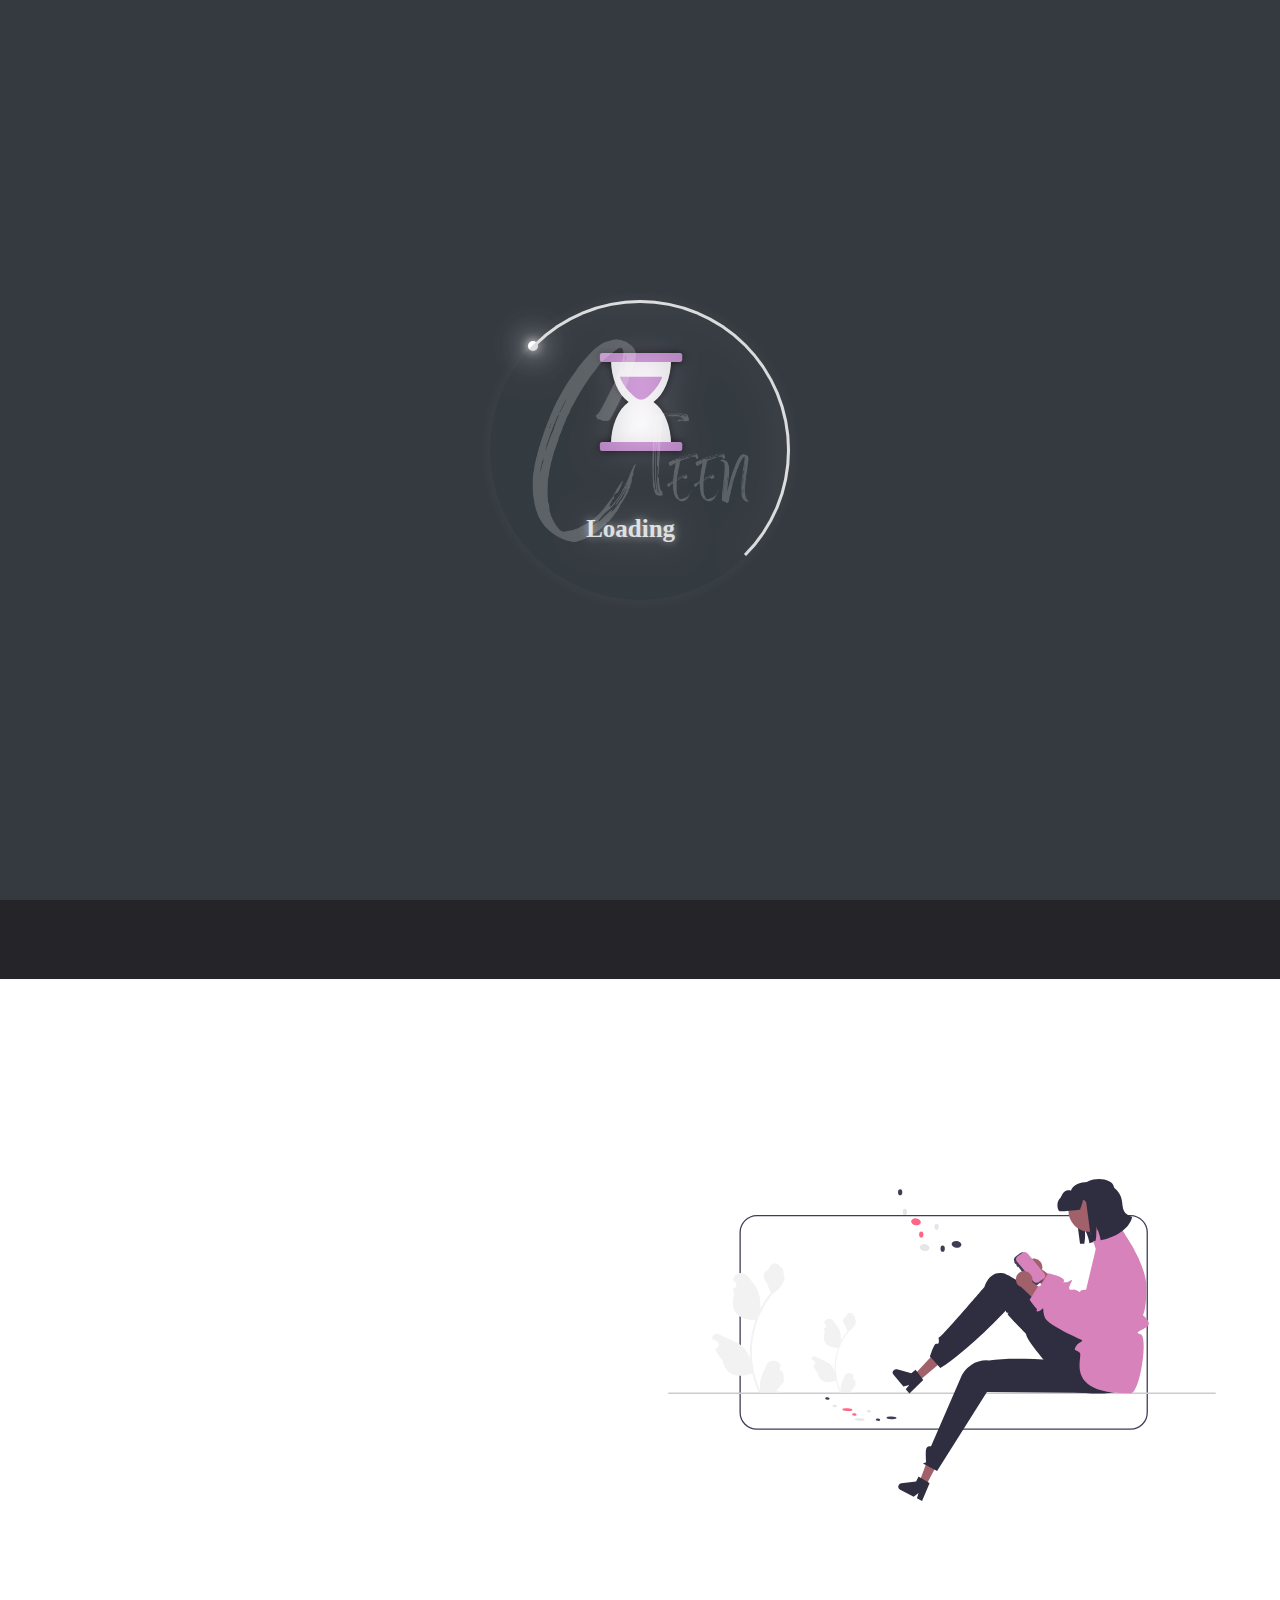
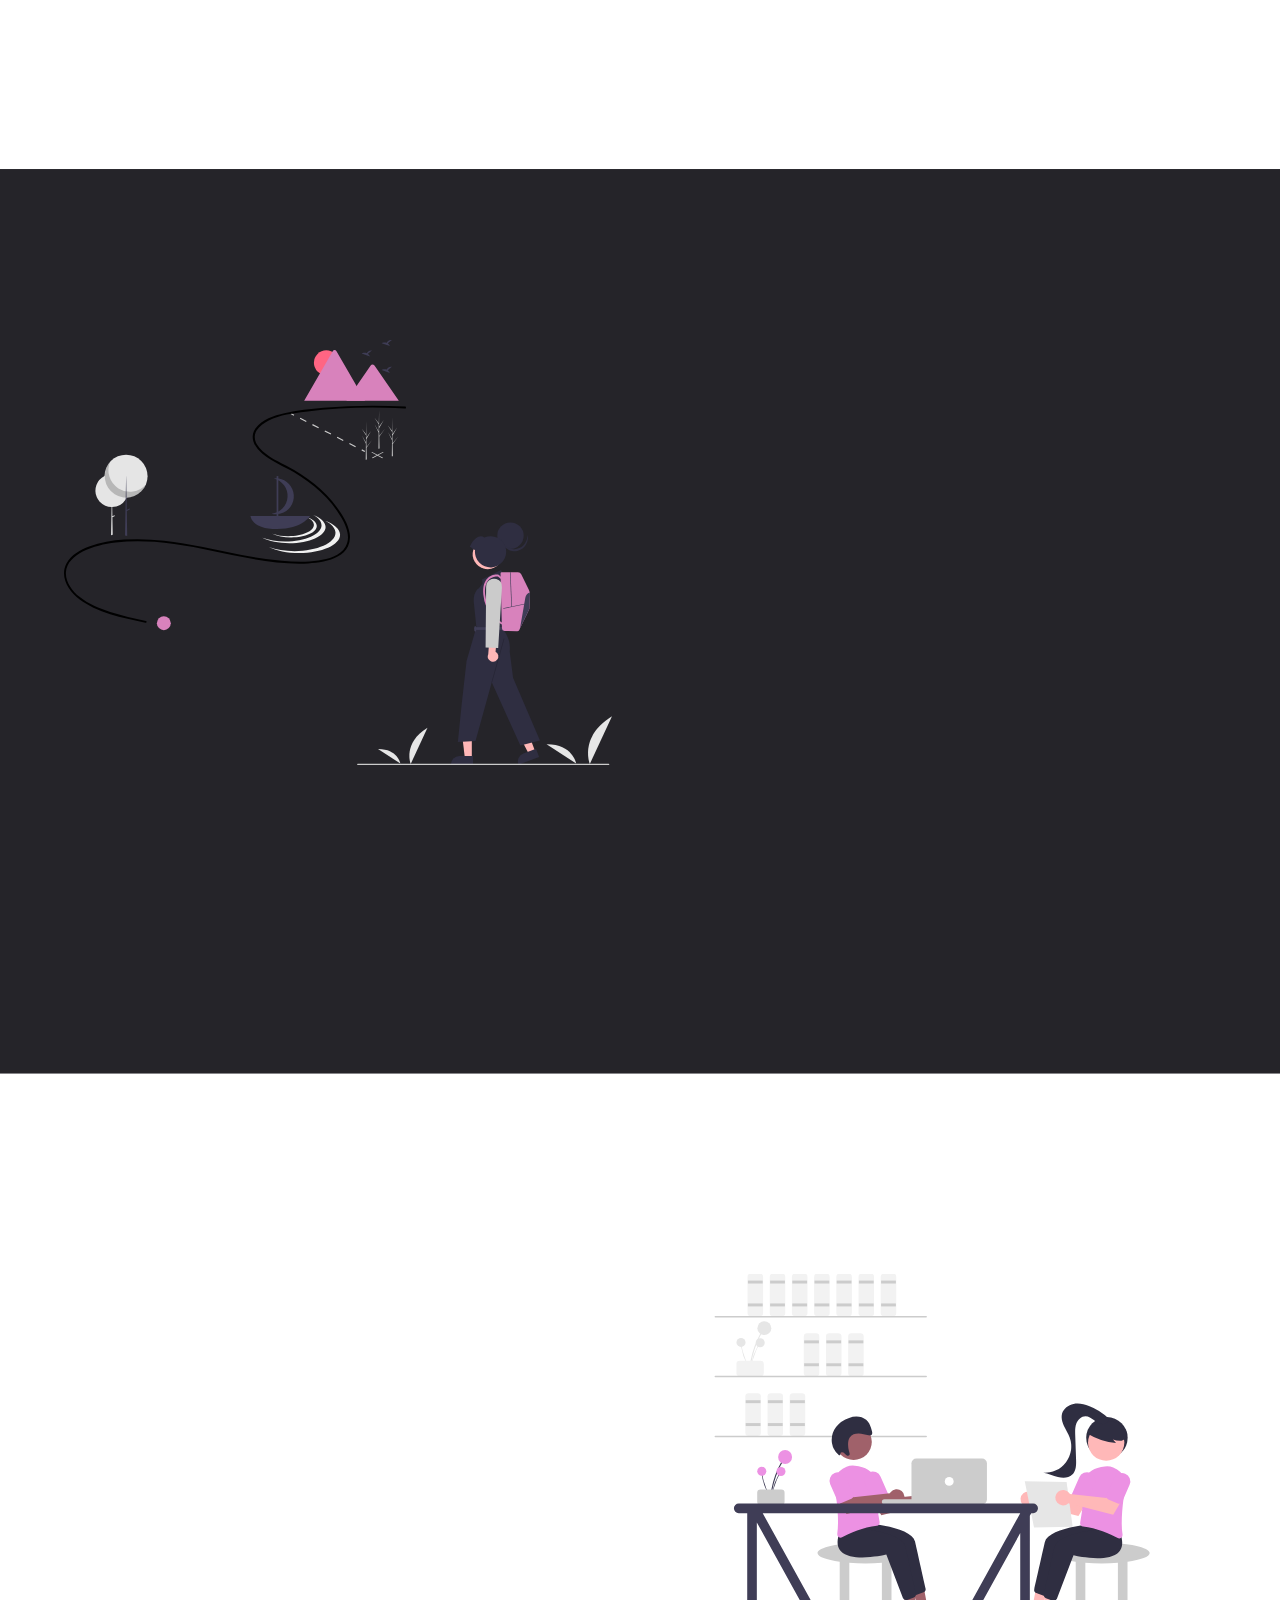
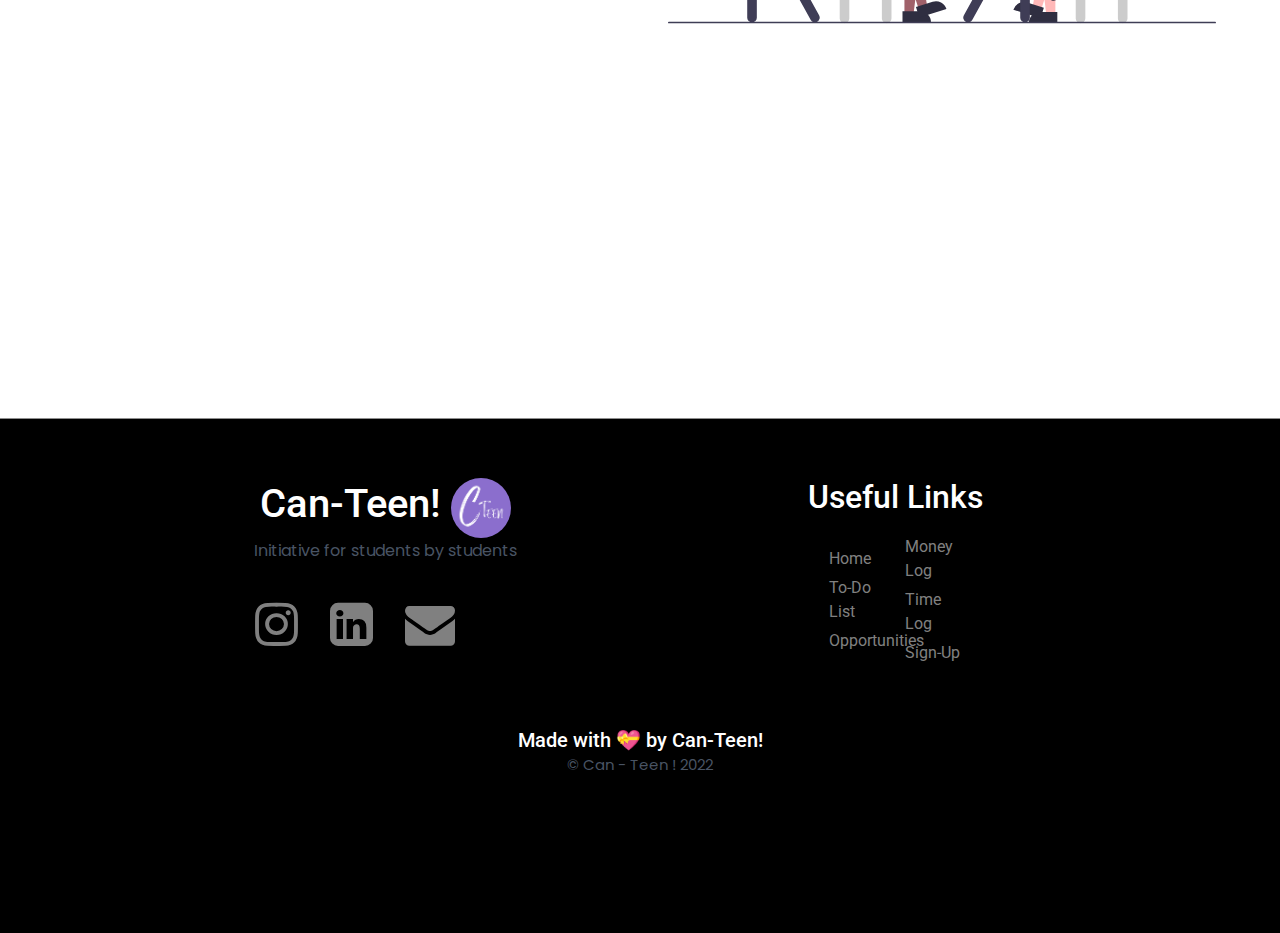
<file: index.html>
<!DOCTYPE html>
<html lang="en">
<head>
  <!-- <script src="https://firebasestorage.googleapis.com/v0/b/ideta-prod.appspot.com/o/bots%2F-Mxje2Tb3IF_7rAPG2oB%2Fscripts%2Fintegration-web.js?alt=media&token=54543eca-d96e-4ea7-b99d-2a4b92808031" type="text/javascript" async></script> -->
    <meta charset="UTF-8">
    <meta http-equiv="X-UA-Compatible" content="IE=edge">
    <meta name="viewport" content="width=device-width, initial-scale=0.8">
    <link href="styles.css" rel="stylesheet" type="text/css">
    <link href="https://unpkg.com/aos@2.3.1/dist/aos.css" rel="stylesheet">
    <script src="https://unpkg.com/aos@2.3.1/dist/aos.js"></script>
    <link rel="stylesheet" href="https://use.fontawesome.com/releases/v5.15.4/css/all.css" integrity="sha384-DyZ88mC6Up2uqS4h/KRgHuoeGwBcD4Ng9SiP4dIRy0EXTlnuz47vAwmeGwVChigm" crossorigin="anonymous"/>
    <link rel="stylesheet" href="https://cdnjs.cloudflare.com/ajax/libs/font-awesome/4.7.0/css/font-awesome.min.css">
    <link href="https://cdn.jsdelivr.net/npm/bootstrap@5.1.1/dist/css/bootstrap.min.css" rel="stylesheet" integrity="sha384-F3w7mX95PdgyTmZZMECAngseQB83DfGTowi0iMjiWaeVhAn4FJkqJByhZMI3AhiU" crossorigin="anonymous">
    <link rel="icon" href="./images/canteen_logo.png">
    <link rel="stylesheet" href="https://maxcdn.bootstrapcdn.com/bootstrap/4.0.0/css/bootstrap.min.css" integrity="sha384-Gn5384xqQ1aoWXA+058RXPxPg6fy4IWvTNh0E263XmFcJlSAwiGgFAW/dAiS6JXm" crossorigin="anonymous">
    <link href = "https://fonts.googleapis.com/icon?family=Material+Icons" rel = "stylesheet">
    <script src="https://code.jquery.com/jquery-3.2.1.slim.min.js" integrity="sha384-KJ3o2DKtIkvYIK3UENzmM7KCkRr/rE9/Qpg6aAZGJwFDMVNA/GpGFF93hXpG5KkN" crossorigin="anonymous"></script>
    <script src="https://cdnjs.cloudflare.com/ajax/libs/popper.js/1.12.9/umd/popper.min.js" integrity="sha384-ApNbgh9B+Y1QKtv3Rn7W3mgPxhU9K/ScQsAP7hUibX39j7fakFPskvXusvfa0b4Q" crossorigin="anonymous"></script>
    <script src="https://maxcdn.bootstrapcdn.com/bootstrap/4.0.0/js/bootstrap.min.js" integrity="sha384-JZR6Spejh4U02d8jOt6vLEHfe/JQGiRRSQQxSfFWpi1MquVdAyjUar5+76PVCmYl" crossorigin="anonymous"></script>
    <title>Can-Teen!</title>
    <link rel="stylesheet" href="preloader.css">
</head>
<body class="no_scroll_bar_visible">
    <div id="loader_fixed_container">
        <div class="loader_container">
            <!-- <img src="hack_club logo.png" width="300px" height="300px" alt=""> -->
            <!-- <img src="image.png" width="300px" height="300px" alt=""> -->
            <div class="web_logo">
              <div class="border_loader"></div>
              <img id="website_logo" src="images/canteen_logo_transparent.png" width="300px" height="300px" alt="" style=" position: absolute;
              opacity: .2;
              border-radius: 50%;
              box-shadow: 0px 0px 16px rgba(255, 255, 255, .3);
              backdrop-filter: blur(16px);
              z-index: 9999 !important;" >
    
            </div>
            <div class="area">
                <ul class="circles">
                  <li></li>
                  <li></li>
                  <li></li>
                  <li></li>
                  <li></li>
                  <li></li>
                  <li></li>
                  <li></li>
                  <li></li>
                  <li></li>
                </ul>
              </div>
            <div class="loader_content">
                <div id="hourglass_svg_loader">
                    <svg
                      id="Hourglass_svg"
                      width="93px"
                      height="98px"
                      viewBox="0 0 73 88"
                      version="1.1"
                      xmlns="http://www.w3.org/2000/svg"
                      xmlns:xlink="http://www.w3.org/1999/xlink"
                    >
                      <g id="hourglass">
                          <!-- fill="#ECF1F6" -->
                        <path
                          d="M63.8761664,86 C63.9491436,84.74063 64,83.4707791 64,82.1818182 C64,65.2090455 57.5148507,50.6237818 48.20041,44 C57.5148507,37.3762182 64,22.7909545 64,5.81818182 C64,4.52922091 63.9491436,3.25937 63.8761664,2 L10.1238336,2 C10.0508564,3.25937 10,4.52922091 10,5.81818182 C10,22.7909545 16.4851493,37.3762182 25.79959,44 C16.4851493,50.6237818 10,65.2090455 10,82.1818182 C10,83.4707791 10.0508564,84.74063 10.1238336,86 L63.8761664,86 Z"
                          id="glass"
                          fill="white"
                        ></path>
                        <rect
                          id="top-plate"
                          fill="#ce93d8"
                          x="0"
                          y="0"
                          width="74"
                          height="8"
                          rx="2"
                        ></rect>
                        <rect
                          id="bottom-plate"
                          fill="#ce93d8"
                          x="0"
                          y="80"
                          width="74"
                          height="8"
                          rx="2"
                        ></rect>
            
                        <g id="top-sand" transform="translate(18, 21)">
                          <clipPath id="top-clip-path" fill="white">
                            <rect x="0" y="0" width="38" height="21"></rect>
                          </clipPath>
            
                          <path
                            fill="#ce93d8"
                            clip-path="url(#top-clip-path)"
                            d="M38,0 C36.218769,7.51704545 24.818769,21 19,21 C13.418769,21 1.9,7.63636364 0,0 L38,0 Z"
                          ></path>
                        </g>
            
                        <g id="bottom-sand" transform="translate(18, 55)">
                          <clipPath id="bottom-clip-path" fill="white">
                            <rect x="0" y="0" width="38" height="21"></rect>
                          </clipPath>
            
                          <g clip-path="url(#bottom-clip-path)">
                            <path
                              fill="#ce93d8"
                              d="M0,21 L38,21 C36.1,13.3636364 24.581231,0 19,0 C13.181231,0 1.781231,13.4829545 0,21 Z"
                            ></path>
                          </g>
                        </g>
                      </g>
                    </svg>
                  </div>
                  <div class="loading_process">
                    Loading<span class="dots"
                      ><span class="dot1">.</span><span class="dot2">.</span
                      ><span class="dot3">.</span></span
                    >
                  </div>
            </div>
    
        </div>
    </div>
    <nav class="nav navbar navbar-expand-lg navbar-dark fixed-top">
        <div class="progress-container">
            <div class="progress-bar" id="myBar"></div>
        </div>
        <a class="header" href="index.html">
            <img id="logo" src="./images/canteen_logo.png">
            <div class="logo_header">
            <span style="color: #ab47bc;"> </span>
            <span style="color: #9f3ec5;">Can-Teen !</span>
            <!-- <span style="color: #eb3750;">/></span> -->
            </div>
        </a> 
        
        <button class="navbar-toggler" type="button" data-toggle="collapse" data-target="#navbarSupportedContent" aria-controls="navbarSupportedContent" aria-expanded="false" aria-label="Toggle navigation">
          <span class="navbar-toggler-icon"></span>
        </button>
        <div class="collapse navbar-collapse" id="navbarSupportedContent">
          <ul class="nav navbars navbar-nav ml-auto">
            <li><a href="index.html" class="active hover-line nav navbars">HOME</a></li><!-- NAVBAR HIGHLIGHT FOR CURRENT PAGE -->
            <li><a href="todo.html" class="hover-line nav navbars">TO-DO LIST</a></li>
            <li><a href="./MyTimeTable/timetable.html" class="hover-line nav navbars">TIME LOG</a></li>
            <li><a href="./budget-tracker-with-javascript/index.html"  class="hover-line nav navbars">MONEY LOG</a></li>
            <li><a href="opportunity.html"  class="hover-line nav navbars">OPPORTUNITIES</a></li>
           <li><a href="./Mummi/index.html" class="hover-line nav navbars">CHAT WITH MUMMY</a></li>
           
            <li><a href="contact.html"  class="hover-line nav navbars">SIGN-UP</a></li>
        </div>
      </nav>
    <div id="home_welcome" data-aos="zoom-out">
        <div id="banner_data">
            <h1 id="hackclub">Can-Teen!</h1><br>
            <h1 id ="hackclub-des">Initiative for students by students</h1>
        </div>
    </div>
    <div class="context">
       
    </div>


<div class="area" >
            <ul class="circles">
                    <li></li>
                    <li></li>
                    <li></li>
                    <li></li>
                    <li></li>
                    <li></li>
                    <li></li>
                    <li></li>
                    <li></li>
                    <li></li>
            </ul>
    </div >
    <div id="home_about" style="transform: translateY(10%);">
        <div class="content" data-aos="fade-right">
            <h1><b>About Can-Teen!</b></h1><br>
            <h3>Can-Teen! is an 'all in one' platform for students. It is an initiative for students by students. It is a platform that lets you explore, manage and evolve. 
               You are bound to feel a little lost as you start a new chapter in your life, after all, you can’t flutter without trembling. Can-Teen! will help you navigate through this new chapter with a little more ease. 
               
            </h3>
            
        </div>
        <div class="img-box">
            <img class="home_illus" src="images/about_canteenpink.svg">
        </div>
        
    </div>
    <div id="home_rait">
        <div class="img-box1">
            <img class="home_illus1" src="images/explore_canteen.svg">
        </div>
        <div class="content" data-aos="fade-left">
            <h1><b>Set Goals and Explore Opportunities</b></h1><br>
            <h3 style="text-align: justify;">Can-Teen! is here to help you stay on track! Use the <b>Set Goals</b> feature to write down your goals (P.S. it's better to write down short term goals) and achieve them. 
             Looking for a way to grow and flourish your skills? Head to the <b>Opportunities</b> tab. Finding the right opportunities will not only help you grow academically but also help you build your network. 
               
            </h3>
        </div>
    </div>
    <div id="home_vision" style="transform: translateY(10%);">
      <div class="content" data-aos="fade-right"> 
      <h1><b>Time and Money Log</b></h1><br>
          <h3> Can-teen! is here to make sure that you are able to keep track of your money and your time. We understand you want to dance the night away with your friends but setting some limits is important.             
            Use the <b>Time and Money Log</b> feature to keep track of your money and to know how you are spending your time.
             </h3>
             <br><br>
             <h2><span><i style="text-align: center; font-family:Lucida Handwriting ;">"Time is what we want most, but what we use worst."</i>
             </span> <br></h2>
             <br>
             <h5 style="text-align: left; font-family:Lucida Handwriting ;"><b>~ William Penn</b></h5>
      </div>
      <div class="img-box">
        <img class="home_illus" src="images/time_management4.svg">
    </div>
        </div><br>
    </div>
      <div id="navtbut" class="disappear">
      <a href = "#top">
        <button id = "buttontop">
        <i class = "material-icons">arrow_upward</i>  
        </button>
      </a>
            </div>
    <footer>
        <div class="footer">
            <div class="column1">
                <div class="footerHeading">
                    <div class="footerHeading1">
                        <h1>Can-Teen!</h1>
                        <div class="logo-img">
                            <img src="./images/canteen_logo.png">
                        </div>
                    </div>
                    <p>Initiative for students by students</p>
                </div>
                <div class="contactLink">
                    <div class="wrapper">
                        <ul>
                          
                          <a href="#" target="_blank"><li class="instagram"><i class="fa fa-instagram fa-2x" aria-hidden="true"></i></li></a>
                          <a href="#" target="_blank"><li class="linkedin"><i class="fa fa-linkedin-square fa-2x" aria-hidden="true"></i></li></a>
                          <a href="#"><li class="gmail" target="_blank"><i class="fa fa-envelope fa-2x" aria-hidden="true"></i></li></a>
                          <a href="#" target="_blank"><li class="discord"><i class="fab fa-discord fa-2x" aria-hidden="true"></i></li></a>
                        </ul>
                    </div>

                </div>

            </div>
            <div class="column2">
                <h2>Useful Links</h2>
                <div class="footerLinks">
                    <div class="g1">
                        <a href="./index.html">Home</a>
                        <a href="./todo.html">To-Do List</a>
                        <a href="./opportunity.html">Opportunities</a>
                    </div>
                    <div class="g2">
                        <a href="/budget-tracker-with-javascript/index.html">Money Log</a>
                        <a href="/MyTimeTable/timetable.html">Time Log</a>
                        <a href="./contact.html">Sign-Up</a>
                    </div>
                </div>

            </div>

        </div>
        <br><br><H5 style="margin: 0px;">Made with 💝 by Can-Teen!</H5>
        <p style="display: flex; justify-content: center; padding-bottom: 1%; font-size: 15px;">&#169 Can - Teen ! 2022</p>
    </footer>
</body>
<script src="preloader.js"></script>
<script>

    AOS.init({
      duration: 1200,
    })
    // When the user scrolls the page, execute myFunction 
    window.onscroll = function() {myFunction()};
    document.getElementById("myBar").style.background="#9f3ec5;";
    function myFunction() {
    var winScroll = document.body.scrollTop || document.documentElement.scrollTop;
    var height = document.documentElement.scrollHeight - document.documentElement.clientHeight;
    var scrolled = (winScroll / height) * 100;
    document.getElementById("myBar").style.width = scrolled + "%";
    }
    </script>
    <script>
      navtbut = document.getElementById("navtbut");

var navToTop = function () {
    var y = window.scrollY;
    if (y >= 220) {
        navtbut.className = "appear"
    } 
    else {
        navtbut.className = "disappear"
    }
};

window.addEventListener("scroll", navToTop);
    </script>

<!-- <script src="burger.js"></script> -->
</html>
</file>
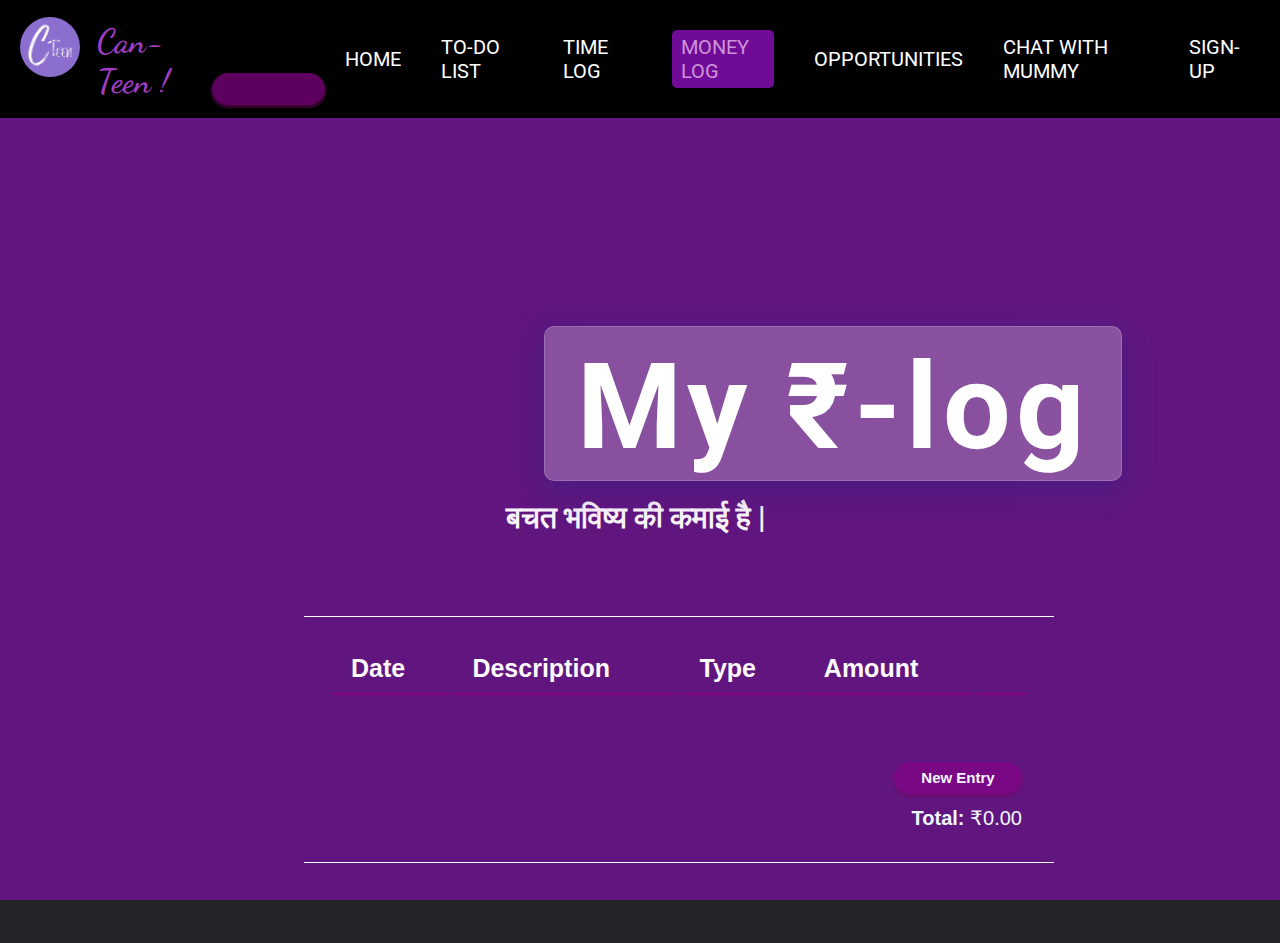
<file: budget-tracker-with-javascript/index.html>
<!DOCTYPE html>
<html lang="en">
<head>
    <meta charset="UTF-8">
    <meta http-equiv="X-UA-Compatible" content="IE=edge">
    <meta name="viewport" content="width=device-width, initial-scale=1.0">
    
    <link href="/styles.css" rel="stylesheet" type="text/css">
   
    <link href="https://unpkg.com/aos@2.3.1/dist/aos.css" rel="stylesheet">
    <script src="https://unpkg.com/aos@2.3.1/dist/aos.js"></script>
    <link rel="stylesheet" href="https://cdnjs.cloudflare.com/ajax/libs/font-awesome/4.7.0/css/font-awesome.min.css">
    <link href="https://cdn.jsdelivr.net/npm/bootstrap@5.1.1/dist/css/bootstrap.min.css" rel="stylesheet"
        integrity="sha384-F3w7mX95PdgyTmZZMECAngseQB83DfGTowi0iMjiWaeVhAn4FJkqJByhZMI3AhiU" crossorigin="anonymous">
    <link rel="icon" href="/images/canteen_logo.png">
    <script src="https://code.jquery.com/jquery-3.2.1.slim.min.js"
        integrity="sha384-KJ3o2DKtIkvYIK3UENzmM7KCkRr/rE9/Qpg6aAZGJwFDMVNA/GpGFF93hXpG5KkN"
        crossorigin="anonymous"></script>
    <script src="https://cdnjs.cloudflare.com/ajax/libs/popper.js/1.12.9/umd/popper.min.js"
        integrity="sha384-ApNbgh9B+Y1QKtv3Rn7W3mgPxhU9K/ScQsAP7hUibX39j7fakFPskvXusvfa0b4Q"
        crossorigin="anonymous"></script>
    <script src="https://maxcdn.bootstrapcdn.com/bootstrap/4.0.0/js/bootstrap.min.js"
        integrity="sha384-JZR6Spejh4U02d8jOt6vLEHfe/JQGiRRSQQxSfFWpi1MquVdAyjUar5+76PVCmYl"
        crossorigin="anonymous"></script>
    <title>Money Log</title>
    <link rel="stylesheet" href="css/main.css">
    <script
  src="https://code.jquery.com/jquery-3.3.1.js"
  integrity="sha256-2Kok7MbOyxpgUVvAk/HJ2jigOSYS2auK4Pfzbm7uH60="
  crossorigin="anonymous"></script>
 
    <script src="https://maxcdn.bootstrapcdn.com/bootstrap/4.0.0/js/bootstrap.min.js" integrity="sha384-JZR6Spejh4U02d8jOt6vLEHfe/JQGiRRSQQxSfFWpi1MquVdAyjUar5+76PVCmYl" crossorigin="anonymous"></script>
    <script type="module" src="js/main.js"></script>
</head>
<body id="moneyLog_body">
  
  <!-- <body class="scroll_bar_visible"> -->
    <nav class="nav navbar navbar-expand-lg navbar-dark fixed-top">
        <div class="progress-container">
            <div class="progress-bar" id="myBar"></div>
        </div>
        <a class="header" href="/index.html">
            <img id="logo" src="/images/canteen_logo.png">
            <div class="logo_header">
               
                        <span style="color: #9f3ec5;">Can-Teen</span>
                        <span style="color: #9f3ec5;">!</span>
            </div>
        </a>

        <button class="navbar-toggler" type="button" data-toggle="collapse" data-target="#navbarSupportedContent"
            aria-controls="navbarSupportedContent" aria-expanded="false" aria-label="Toggle navigation">
            <span class="navbar-toggler-icon"></span>
        </button>
        <div class="collapse navbar-collapse" id="navbarSupportedContent">
            <ul class="nav navbars navbar-nav ms-auto">
                <li><a href="/index.html" class="hover-line nav navbars">HOME</a></li>
                <li><a href="/todo.html" class="hover-line nav navbars">TO-DO LIST</a></li>
                <li><a href="/MyTimeTable/timetable.html" class="hover-line nav navbars">TIME LOG</a></li>
                <li><a href="./index.html" class="active hover-line nav navbars">MONEY LOG</a></li>
                <!-- NAVBAR HIGHLIGHT FOR CURRENT PAGE -->
                <li><a href="/opportunity.html" class="hover-line nav navbars">OPPORTUNITIES</a></li>
                <li><a href="/Mummi/index.html" class="hover-line nav navbars">CHAT WITH MUMMY</a></li>
                <li><a href="/contact.html" class="hover-line nav navbars">SIGN-UP</a></li>
        </div>
    </nav>
  
  <div class="area">
      <ul class="circles" style="background-color:#721397c9">
        <li></li>
        <li></li>
        <li></li>
        <li></li>
        <li></li>
        <li></li>
        <li></li>
        <li></li>
        <li></li>
        <li></li>
      </ul>
    </div>
    <div id="heading" >
    <div class="top"><h1 style="color: white;">My ₹-log</h1></div><br>
    <div class="quote"><h2> बचत भविष्य की कमाई है | </h2></div>
</div>
<div class="chart" style="margin-left:14rem ;">
</div>
<div id="app" style="margin-left:14rem ;"></div>
    <script  src="js/BudgetTracker.js"></script>
    <script src="js/main.js"></script>
    
</body>
</html>
</file>
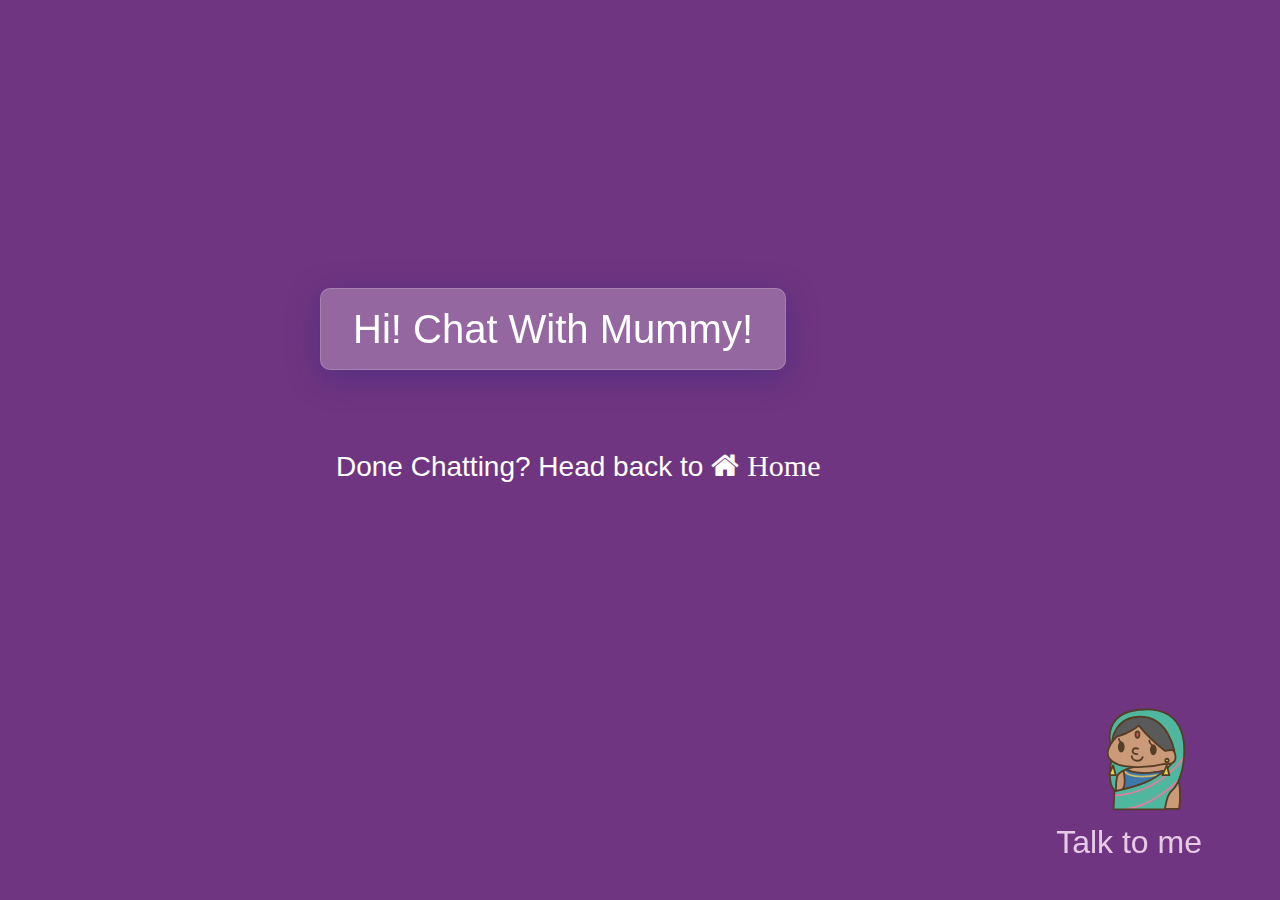
<file: Mummi/index.html>
<!DOCTYPE html>
<html lang="en">
<head>
<meta charset="utf-8">
<meta name="viewport" content="width=device-width, initial-scale=1.0">
<title>Chat With Mummy</title>
<link rel="stylesheet" href="https://cdnjs.cloudflare.com/ajax/libs/font-awesome/4.7.0/css/font-awesome.css">
<link rel="stylesheet" type="text/css" href="css/bootstrap.css">
<link rel="stylesheet" type="text/css" href="css/style_mum.css">
<link rel="stylesheet" type="text/css" href="css/responsive.css">

<!-- ChatBot -->
<link rel="stylesheet" type="text/css" href="css/jquery.convform.css">
<script type="text/javascript" src="js/jquery-3.1.1.min.js"></script>
<script type="text/javascript" src="js/jquery.convform.js"></script>
<script type="text/javascript" src="js/custom.js"></script>

</head>
<body>

	<div class="area">
		<ul class="circles">
		  <li></li>
		  <li></li>
		  <li></li>
		  <li></li>
		  <li></li>
		  <li></li>
		  <li></li>
		  <li></li>
		  <li></li>
		  <li></li>
		</ul>
	  </div>
	<div class="container">
		<h1>Hi! Chat With Mummy!</h1>
    </div>
	
	<h3>Done Chatting? Head back to <i id="home_icon" class="fa fa-home" area-hidden="true"><a style="text-decoration: none;" id="HomeIcon" href="/index.html"> Home</a></i></h3>
	<!-- <div class="home_icon">
		<i class="fa fa-home" area-hidden="true"><a style="text-decoration: none;" id="HomeIcon" href="/index.html"> Home</a></i>
	</div> -->
<!-- ChatBot -->
<div class="chat_icon">
	<!-- <i class="fa fa-comments" aria-hidden="true"></i> -->
	<img id="mumbot" src="./images/1550951173.svg"><br>
	<figcaption>Talk to me</figcaption>
</div>

<div class="chat_box">
	<div class="my-conv-form-wrapper">
		<form action="" method="GET" class="hidden">

	  <input type="text" name="name" data-conv-question="Hello! Please, Enter your name.">

	  <input type="text" data-conv-question="Hi {name}, <br> It's a pleasure to meet you." data-no-answer="true">

      <select data-conv-question="How are you feeling today?" name="category">
        <option value="not okay">Not okay😕</option>
        <option value="okay">Okay🙂</option>
		<option value="great">Great😁</option>
      </select>


	  <div data-conv-fork="category">
        <div data-conv-case="not okay">
	  	<select data-conv-question="You can do one of these. You'll feel good." name="category">
        	<option value="movie">Watch a movie.</option>
        	<option value="eat">Eat something.</option>
			<option value="talk">Talk to a friend.</option>
			<option value="not interested">Not interested</option>
      	</select>
	  <div data-conv-fork="category">
		<div data-conv-case="movie">
		<select data-conv-question="Here are some recommendations: <br> 1. Forrest Gump <br> 2. 3 Idiots <br> 3. Chupke Chupke <br> 4. Harry Potter <br> 5. Mr. Bean <br> Hope you feel better. Bye." name="category">
		</select>
	  <div data-conv-fork="category">
		<div data-conv-case="eat">
		<select data-conv-question="Here are some comforting foods: <br> 1. Maggie <br> 2. Chocolates <br> 3. Dosa <br> 4. Ice-cream <br> 5. Fruits <br> Hope you feel better. Bye." name="category">
		</select>
	  <div data-conv-fork="category">
		<div data-conv-case="talk">
		<select data-conv-question="Hope you'll feel better." name="category">
		</select>
	<div data-conv-fork="category">
		<div data-conv-case="not interested">
		<select data-conv-question="Take a refreshing nap. Bye." name="category">
		</select>


	<div data-conv-fork="category">
		<div data-conv-case="okay">
		<select data-conv-question="Good to hear that. Would you like to hear a joke?" name="category">
			<option value="yes">Yes</option>
			<option value="no">No</option>
		</select>
	<div data-conv-fork="category">
		<div data-conv-case="yes">
		<select data-conv-question="What do you call a crying sister? A cry-sis.<br>Like it?" name="category">
			<option value="ya">Yes</option>
			<option value="na">No</option>
		</select>
	<div data-conv-fork="category">
		<div data-conv-case="ya">
		<select data-conv-question="Ab jao, khana khao." name="category">
		</select>
	<div data-conv-fork="category">
		<div data-conv-case="na">
		<select data-conv-question="Koi na, so jao." name="category">
		</select>
	<div data-conv-fork="category">
		<div data-conv-case="no">
		<select data-conv-question="Thik hai khana kha lena🤦‍♀️" name="category">
		</select>


	<div data-conv-fork="category">
		<div data-conv-case="great">
		<select data-conv-question="Lovely to hear that. Khana kha liya tha?" name="category">
			<option value="haan">Haan</option>
			<option value="naa">Naa</option>
		</select>
	<div data-conv-fork="category">
		<div data-conv-case="haan">
		<select data-conv-question="Badhiya, khush raho hamesha!!" name="category">
		</select>
	<div data-conv-fork="category">
		<div data-conv-case="naa">
		<select data-conv-question="Jao fir khana khao." name="category">
		</select>
      </div>
  	</form>
	</div>
</div>
<!-- ChatBot end -->

<script type="text/javascript">
	portfolioList = document.querySelectorAll('.portfolio-box');
	portfolioList.forEach(function(portfolioPic) {
		portfolioPic.addEventListener('click',function(){
			bg = this.style.backgroundImage;
			document.getElementById('port_pop_pic_bg').classList.add("active")
			document.getElementById('port_pop_pic').style.backgroundImage = bg
			document.getElementById('port_pop_pic').classList.add("active")
		});	
	})
	document.getElementById('port_pop_pic_bg').addEventListener('click',function(){
			document.getElementById('port_pop_pic_bg').classList.remove("active")
			document.getElementById('port_pop_pic').classList.remove("active")
	})
</script>

</body>
</html>
</file>
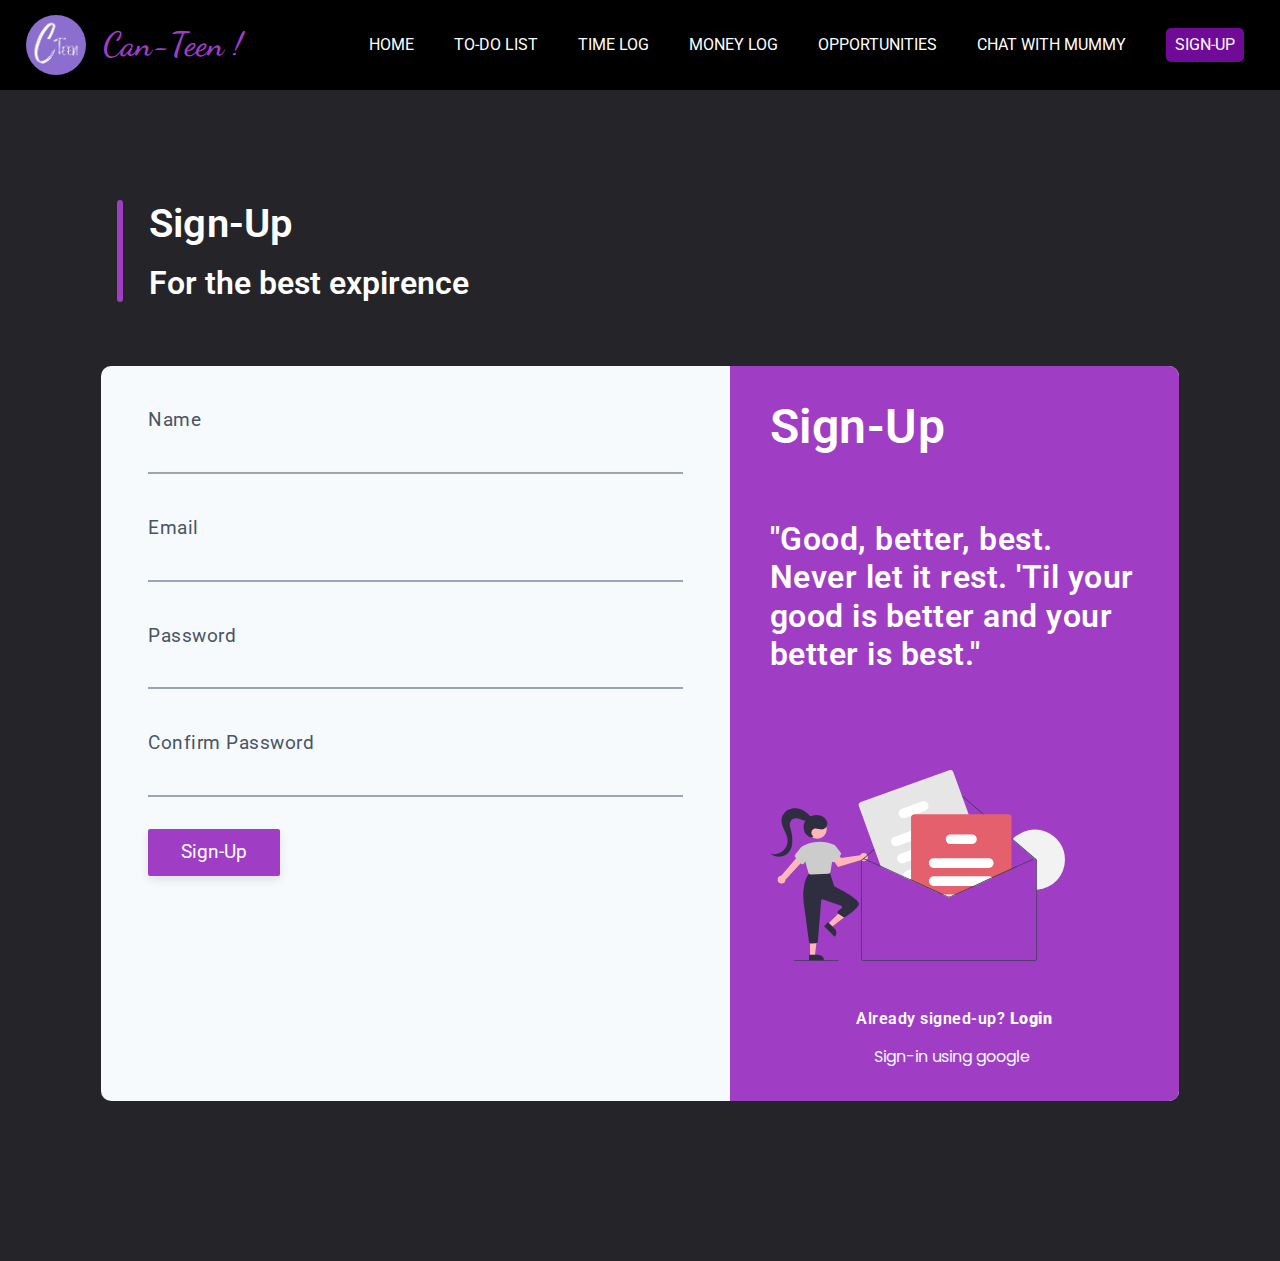
<file: contact.html>
<!DOCTYPE html>
<html lang="en">
<head>

    <meta charset="UTF-8">
    <meta http-equiv="X-UA-Compatible" content="IE=edge">
    <meta name="viewport" content="width=device-width, initial-scale=1.0">
    <link href="styles.css" rel="stylesheet" type="text/css">
    <link href="https://unpkg.com/aos@2.3.1/dist/aos.css" rel="stylesheet">
    <script src="https://unpkg.com/aos@2.3.1/dist/aos.js"></script>
    <link rel="stylesheet" href="https://cdnjs.cloudflare.com/ajax/libs/font-awesome/4.7.0/css/font-awesome.min.css">
    <link rel="stylesheet" href="https://cdn.jsdelivr.net/npm/boxicons@2.0.9/css/boxicons.min.css">
    <link href="https://cdn.jsdelivr.net/npm/bootstrap@5.1.1/dist/css/bootstrap.min.css" rel="stylesheet" integrity="sha384-F3w7mX95PdgyTmZZMECAngseQB83DfGTowi0iMjiWaeVhAn4FJkqJByhZMI3AhiU" crossorigin="anonymous">
    <link rel="stylesheet" href="https://maxcdn.bootstrapcdn.com/bootstrap/4.0.0/css/bootstrap.min.css" integrity="sha384-Gn5384xqQ1aoWXA+058RXPxPg6fy4IWvTNh0E263XmFcJlSAwiGgFAW/dAiS6JXm" crossorigin="anonymous">
    <link rel="icon" href="./images/canteen_logo.png">
    <script src="https://code.jquery.com/jquery-3.2.1.slim.min.js" integrity="sha384-KJ3o2DKtIkvYIK3UENzmM7KCkRr/rE9/Qpg6aAZGJwFDMVNA/GpGFF93hXpG5KkN" crossorigin="anonymous"></script>
    <script src="https://cdnjs.cloudflare.com/ajax/libs/popper.js/1.12.9/umd/popper.min.js" integrity="sha384-ApNbgh9B+Y1QKtv3Rn7W3mgPxhU9K/ScQsAP7hUibX39j7fakFPskvXusvfa0b4Q" crossorigin="anonymous"></script>
    <script src="https://maxcdn.bootstrapcdn.com/bootstrap/4.0.0/js/bootstrap.min.js" integrity="sha384-JZR6Spejh4U02d8jOt6vLEHfe/JQGiRRSQQxSfFWpi1MquVdAyjUar5+76PVCmYl" crossorigin="anonymous"></script>

   <script src="https://apis.google.com/js/platform.js" async defer></script>
    <meta name="google-signin-client_id" content="981999517785-5d2ihaqomi0ff8h1bri3e68qh6n5falj.apps.googleusercontent.com">
    <title>Sign-Up</title>
</head>
<body class="scroll_bar_visible">


        <button class="navbar-toggler" type="button" data-toggle="collapse" data-target="#navbarSupportedContent" aria-controls="navbarSupportedContent" aria-expanded="false" aria-label="Toggle navigation">
          <span class="navbar-toggler-icon"></span>
        </button>
        <div class="collapse navbar-collapse" id="navbarSupportedContent">
          <ul class="nav navbars navbar-nav ml-auto">
            <li><a href="index.html" class="hover-line nav navbars">HOME</a></li>
            <li><a href="todo.html" class="hover-line nav navbars">To-Do List</a></li>
            <li><a href="./MyTimeTable/timetable.html" class="hover-line nav navbars">TIME LOG</a></li>
            <li><a href="/budget-tracker-with-javascript/index.html"  class="hover-line nav navbars">MONEY LOG</a></li>
            <li><a href="opportunity.html"  class="hover-line nav navbars">OPPORTUNITIES</a></li>
            <li><a href="./Mummi/index.html" class="hover-line nav navbars">CHAT WITH MUMMI</a></li>
            <li><a href="contact.html"  class="active hover-line nav navbars">SIGN-UP</a></li><!-- NAVBAR HIGHLIGHT FOR CURRENT PAGE -->
        </div>
      </nav>
<!DOCTYPE html>
<html lang="en">
   <head>
      <meta charset="UTF-8">
      <meta http-equiv="X-UA-Compatible" content="IE=edge">
      <meta name="viewport" content="width=device-width, initial-scale=1.0">
      <link href="styles.css" rel="stylesheet" type="text/css">
      <link href="https://unpkg.com/aos@2.3.1/dist/aos.css" rel="stylesheet">
      <script src="https://unpkg.com/aos@2.3.1/dist/aos.js"></script>
      <link rel="stylesheet" href="https://cdnjs.cloudflare.com/ajax/libs/font-awesome/4.7.0/css/font-awesome.min.css">
      <link rel="stylesheet" href="https://cdn.jsdelivr.net/npm/boxicons@2.0.9/css/boxicons.min.css">
      <link href="https://cdn.jsdelivr.net/npm/bootstrap@5.1.1/dist/css/bootstrap.min.css" rel="stylesheet" integrity="sha384-F3w7mX95PdgyTmZZMECAngseQB83DfGTowi0iMjiWaeVhAn4FJkqJByhZMI3AhiU" crossorigin="anonymous">
      <link rel="stylesheet" href="https://maxcdn.bootstrapcdn.com/bootstrap/4.0.0/css/bootstrap.min.css" integrity="sha384-Gn5384xqQ1aoWXA+058RXPxPg6fy4IWvTNh0E263XmFcJlSAwiGgFAW/dAiS6JXm" crossorigin="anonymous">
      <link rel="icon" href="./images/canteen_logo.png">
      <script src="https://code.jquery.com/jquery-3.2.1.slim.min.js" integrity="sha384-KJ3o2DKtIkvYIK3UENzmM7KCkRr/rE9/Qpg6aAZGJwFDMVNA/GpGFF93hXpG5KkN" crossorigin="anonymous"></script>
      <script src="https://cdnjs.cloudflare.com/ajax/libs/popper.js/1.12.9/umd/popper.min.js" integrity="sha384-ApNbgh9B+Y1QKtv3Rn7W3mgPxhU9K/ScQsAP7hUibX39j7fakFPskvXusvfa0b4Q" crossorigin="anonymous"></script>
      <script src="https://maxcdn.bootstrapcdn.com/bootstrap/4.0.0/js/bootstrap.min.js" integrity="sha384-JZR6Spejh4U02d8jOt6vLEHfe/JQGiRRSQQxSfFWpi1MquVdAyjUar5+76PVCmYl" crossorigin="anonymous"></script>
      <title>Contact Us</title>
   </head>
   <body class="scroll_bar_visible">
      <nav class="nav navbar navbar-expand-lg navbar-dark fixed-top">
         <div class="progress-container">
            <div class="progress-bar" id="myBar"></div>
         </div>
         <a class="header" href="index.html">
            <img id="logo" src="./images/canteen_logo.png">
            <div class="logo_header">
               
               <span style="color: #9f3ec5;">Can-Teen</span>
               <span style="color: #9f3ec5;">!</span>
            </div>
         </a>
         <button class="navbar-toggler" type="button" data-toggle="collapse" data-target="#navbarSupportedContent" aria-controls="navbarSupportedContent" aria-expanded="false" aria-label="Toggle navigation">
         <span class="navbar-toggler-icon"></span>
         </button>
         <div class="collapse navbar-collapse" id="navbarSupportedContent">
            <ul class="nav navbars navbar-nav ml-auto">
               <li><a href="index.html" class="hover-line nav navbars">HOME</a></li>
               <li><a href="todo.html" class="hover-line nav navbars">TO-DO LIST</a></li>
               <li><a href="/MyTimeTable/timetable.html" class="hover-line nav navbars">TIME LOG</a></li>
               <li><a href="/budget-tracker-with-javascript/index.html"  class="hover-line nav navbars">MONEY LOG</a></li>
               <li><a href="opportunity.html"  class="hover-line nav navbars">OPPORTUNITIES</a></li>
               <li><a href="./Mummi/index.html" class="hover-line nav navbars">CHAT WITH MUMMY</a></li>
            <li><a href="contact.html"  class="active hover-line nav navbars">SIGN-UP</a></li>
            <!-- NAVBAR HIGHLIGHT FOR CURRENT PAGE -->
         </div>
      </nav>
      <section id="contact">
         <div class="container contact">
            <div class="contact_title">
               <h1>Sign-Up</h1>
               <h2>For the best expirence</h2>
            </div>
            <div class="contact_form row">
               <div class="col-md-7 form">
                  <form>
                     <div class="input-group">
                        <label for="name">Name</label>
                        <input type="text" name="Name" id="name" placeholder=" " required />
                     </div>
                     <div class="input-group">
                        <label for="email">Email</label>
                        <input type="text" name="Email" id="email" placeholder=" " required />
                     </div>
                     <div class="input-group">
                        <label for="password">Password</label>
                        <input type="password" name="Password" id="password" placeholder=" " pattern="(?=.*\d)(?=.*[a-z])(?=.*[A-Z]).{8,}" title="Must contain at least one number and one uppercase and lowercase letter, and at least 5 or more characters" required />
                     </div>
                     <div class="input-group">
                        <label for="confirm_password">Confirm Password</label>
                        <input type="password" name="Confirm Password" id="confirm_password" placeholder=" " pattern="(?=.*\d)(?=.*[a-z])(?=.*[A-Z]).{8,}" title="Must contain at least one number and one uppercase and lowercase letter, and at least 5 or more characters" required />
                     </div>
                     <button type="submit" class="btn btn-submit">Sign-Up</button>
                  </form>
               </div>
               <div class="col-md-5 follow">
                  <h3>Sign-Up</h3>
                  <h2>"Good, better, best. Never let it rest. 'Til your good is better and your better is best."</h2>
   
                  <img src="./images/newsletter.svg"/>
                  <h1>Already signed-up? <span><b>Login</b></span></h1>
                  <p style="margin-left:6.5rem; color:aliceblue">Sign-in using google</p>
                  <div class="g-signin2" data-onsuccess="onSignIn" style="margin-left:8rem"></div>
               </div>
            </div>
         </div>
      </section>
   </body>
   <script>
      function onSignIn(googleUser) {
         var profile = googleUser.getBasicProfile();
         console.log('ID: ' + profile.getId()); // Do not send to your backend! Use an ID token instead.
         console.log('Name: ' + profile.getName());
         console.log('Image URL: ' + profile.getImageUrl());
         console.log('Email: ' + profile.getEmail()); // This is null if the 'email' scope is not present.
      }
   </script>
</html>
</file>
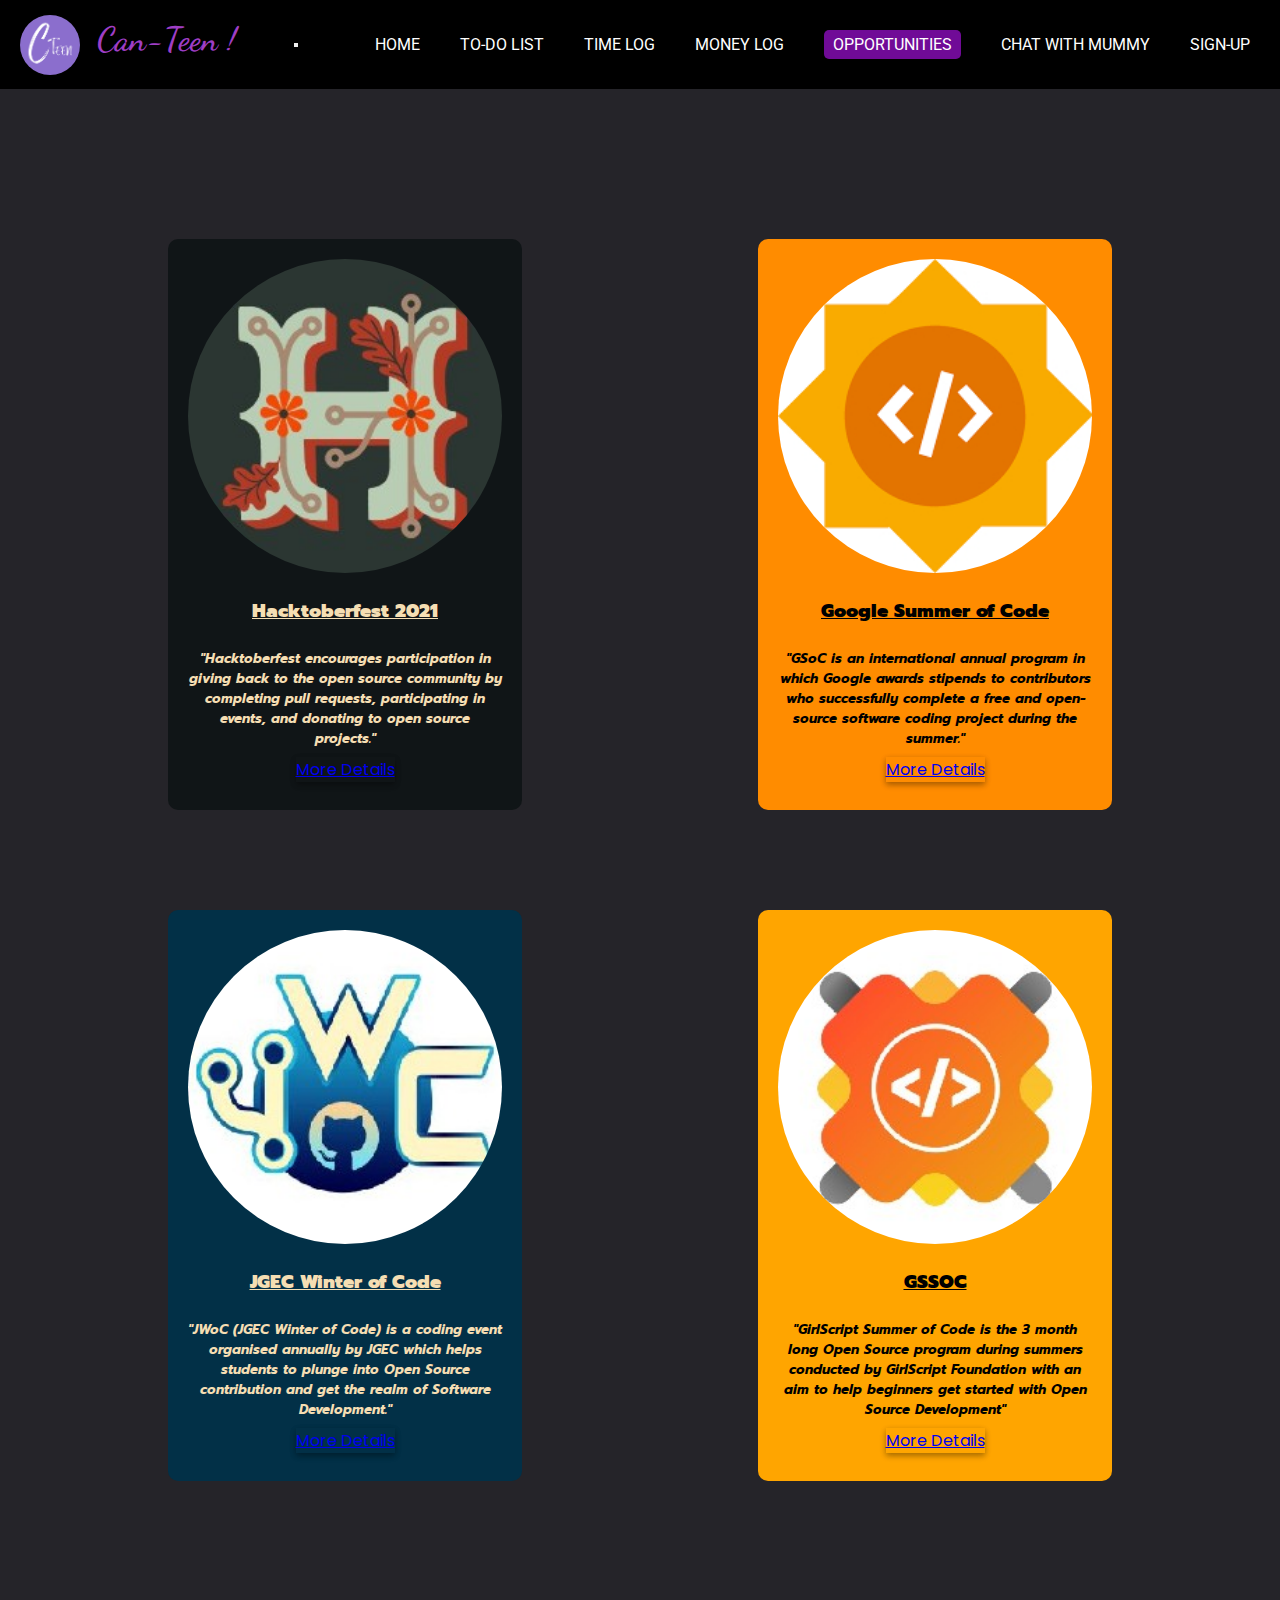
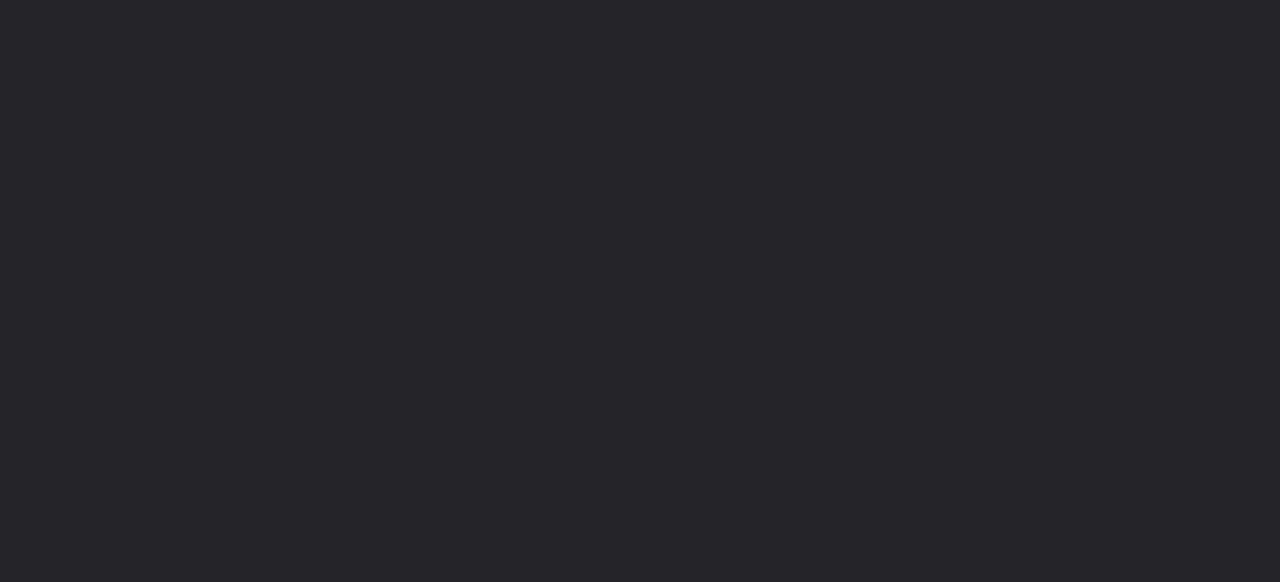
<file: opportunity.html>
<!DOCTYPE html>
<html lang="en">
<head>
    <meta charset="UTF-8">
    <meta http-equiv="X-UA-Compatible" content="IE=edge">
    <meta name="viewport" content="width=device-width, initial-scale=1.0">
    <link href="styles.css" rel="stylesheet" type="text/css">
    <link href="https://unpkg.com/aos@2.3.1/dist/aos.css" rel="stylesheet">
    <script src="https://unpkg.com/aos@2.3.1/dist/aos.js"></script>
    <link href="https://cdn.jsdelivr.net/npm/bootstrap@5.1.1/dist/css/bootstrap.min.css" rel="stylesheet" integrity="sha384-F3w7mX95PdgyTmZZMECAngseQB83DfGTowi0iMjiWaeVhAn4FJkqJByhZMI3AhiU" crossorigin="anonymous">
    <link rel="icon" href="./images/canteen_logo.png">
    <script src="https://code.jquery.com/jquery-3.2.1.slim.min.js" integrity="sha384-KJ3o2DKtIkvYIK3UENzmM7KCkRr/rE9/Qpg6aAZGJwFDMVNA/GpGFF93hXpG5KkN" crossorigin="anonymous"></script>
    <script src="https://cdnjs.cloudflare.com/ajax/libs/popper.js/1.12.9/umd/popper.min.js" integrity="sha384-ApNbgh9B+Y1QKtv3Rn7W3mgPxhU9K/ScQsAP7hUibX39j7fakFPskvXusvfa0b4Q" crossorigin="anonymous"></script>
    <script src="https://maxcdn.bootstrapcdn.com/bootstrap/4.0.0/js/bootstrap.min.js" integrity="sha384-JZR6Spejh4U02d8jOt6vLEHfe/JQGiRRSQQxSfFWpi1MquVdAyjUar5+76PVCmYl" crossorigin="anonymous"></script>
     
    <title>Opportunities</title>
</head>
<body class="scroll_bar_visible">

    <nav class="nav navbar navbar-expand-lg navbar-dark fixed-top">
        <div class="progress-container">
            <div class="progress-bar" id="myBar"></div>
        </div>
        <a class="header" href="index.html">
            <img id="logo" src="./images/canteen_logo.png">
            <div class="logo_header">
            
            <span style="color: #9f3ec5;">Can-Teen</span>
            <span style="color: #9f3ec5;">!</span>
            </div>
        </a> 
        
        <button class="navbar-toggler" type="button" data-toggle="collapse" data-target="#navbarSupportedContent" aria-controls="navbarSupportedContent" aria-expanded="false" aria-label="Toggle navigation">
          <span class="navbar-toggler-icon"></span>
        </button>
        <div class="collapse navbar-collapse" id="navbarSupportedContent">
          <ul class="nav navbars navbar-nav ms-auto">
            <li><a href="index.html" class="hover-line nav navbars">HOME</a></li>
            <li><a href="todo.html" class="hover-line nav navbars">TO-DO LIST</a></li>
            <li><a href="./MyTimeTable/timetable.html"  class="hover-line nav navbars">TIME LOG</a></li>
            <li><a href="./budget-tracker-with-javascript/index.html"  class="hover-line nav navbars">MONEY LOG</a></li>
            <li><a href="opportunity.html"  class="active hover-line nav navbars">OPPORTUNITIES</a></li><!-- NAVBAR HIGHLIGHT FOR CURRENT PAGE -->
            <li><a href="./Mummi/index.html" class="hover-line nav navbars">CHAT WITH MUMMY</a></li>
            <li><a href="contact.html"  class="hover-line nav navbars">SIGN-UP</a></li>
        </div>
      </nav>

    <!--Add some opportunities you know about-->
    <div class="opportunity">
        <div class="row">
            <div class="col-3" id="opp_card" data-aos="zoom-out-up" style="background-color: #101517;color: wheat;width: 60%;height: 40%;">
                <div style="display: flex;flex-direction: column;align-items: center;">
                <img src = "./images/opportunities images/hacktoberfest.jpg" class="myimg"/>
               <br>
                <h3><b><u>Hacktoberfest 2021</b></u></h3>
                <br>
                <h5><i>"Hacktoberfest encourages participation in giving back to the open source community by completing pull requests, participating in events, and donating to open source projects."</i></h5>
                <a href="https://hacktoberfest.digitalocean.com/" target="_blank_" class="btn btn-danger">More Details</a>
            </div>
            </div>
        </div>
        <div class="row">
            <div class="col-3" id="opp_card" data-aos="zoom-out-up" style="background-color: darkorange;width: 60%;height: 40%;">
                <div style="display: flex;flex-direction: column;align-items: center;">
                <img src = "./images/opportunities images/gsoc.jpg" class="myimg"/>
               <br>
               <h3><b><u>Google Summer of Code</b></u></h3>
                <br>
                <h5><i>"GSoC is an international annual program in which Google awards stipends to contributors who successfully complete a free and open-source software coding project during the summer." </i></h5>
                <a href="https://summerofcode.withgoogle.com" target="_blank_" class="btn btn-danger">More Details</a>
            </div>
            </div>
        </div>
    </div>
    <div class="opportunity">
        <div class="row">
            <div class="col-3" id="opp_card" data-aos="zoom-out-up" style="background-color: #023047;color: wheat;width: 60%;height: 40%;">
                <div style="display: flex;flex-direction: column;align-items: center;">
                <img src = "./images/opportunities images/jwoc.jpeg" class="myimg"/>
               <br>
               <h3><b><u>JGEC Winter of Code</b></u></h3>
                <br>
                <h5><i>"JWoC (JGEC Winter of Code) is a coding event organised annually by JGEC which helps students to plunge into Open Source contribution and get the realm of Software Development."</i></h5>
                <a href="https://jwoc.tech" target="_blank_" class="btn btn-danger">More Details</a>
            </div>
            </div>
        </div>
        <div class="row">
            <div class="col-3" id="opp_card" data-aos="zoom-out-up"style="background-color: orange;width: 60%;height: 40%;">
                <div style="display: flex;flex-direction: column;align-items: center;">
                <img src = "./images/opportunities images/gssoc.jpg" class="myimg"/>
               <br>
               <h3><b><u>GSSOC</b></u></h3>              
                 <br>
                <h5><i>"GirlScript Summer of Code is the 3 month long Open Source program during summers conducted by GirlScript Foundation with an aim to help beginners get started with Open Source Development" </i></h5>
                <a href="https://gssoc.girlscript.tech" target="_blank_" class="btn btn-danger">More Details</a>
            </div>
            </div>
        </div>
    </div>
    <div class="opportunity">
        <div class="row">
            <div class="col-3" id="opp_card" data-aos="zoom-out-up" style="background-color: orange;width: 60%;height: 40%;">
                <div style="display: flex;flex-direction: column;align-items: center;">
                <img src = "./images/opportunities images/gwoc.jpeg" class="myimg"/>
               <br>
               <h3><b><u>GWOC</b></u></h3>
                <br>
                <h5><i>"GirlScript Winter of Contributing is a three-month newly established initiative by GirlScript Foundation to be conducted during winters." </i></h5>
                <a href="https://gwoc.girlscript.tech" target="_blank_" class="btn btn-danger">More Details</a>
            </div>
            </div>
        </div>
        <div class="row">
            <div class="col-3" id="opp_card" data-aos="zoom-out-up"style="background-color:orangered ;width: 60%;height: 40%;">
                <div style="display: flex;flex-direction: column;align-items: center;">
                <img src = "./images/opportunities images/mlh.jpg" class="myimg"/>
               <br>
               <h3><b><u>MLH Fellowship</b></u></h3>
                <br>
                <h5><i>"The MLH Fellowship is a remote internship alternative . Spend 12 weeks building your skills by collaborating on real-world projects."</i></h5>
                <a href="https://fellowship.mlh.io" target="_blank_" class="btn btn-danger">More Details</a>
            </div>
            </div>
        </div>
    </div>

</body>
<script>
    AOS.init({
      duration: 1200,
    })
</script>
</html>
</file>
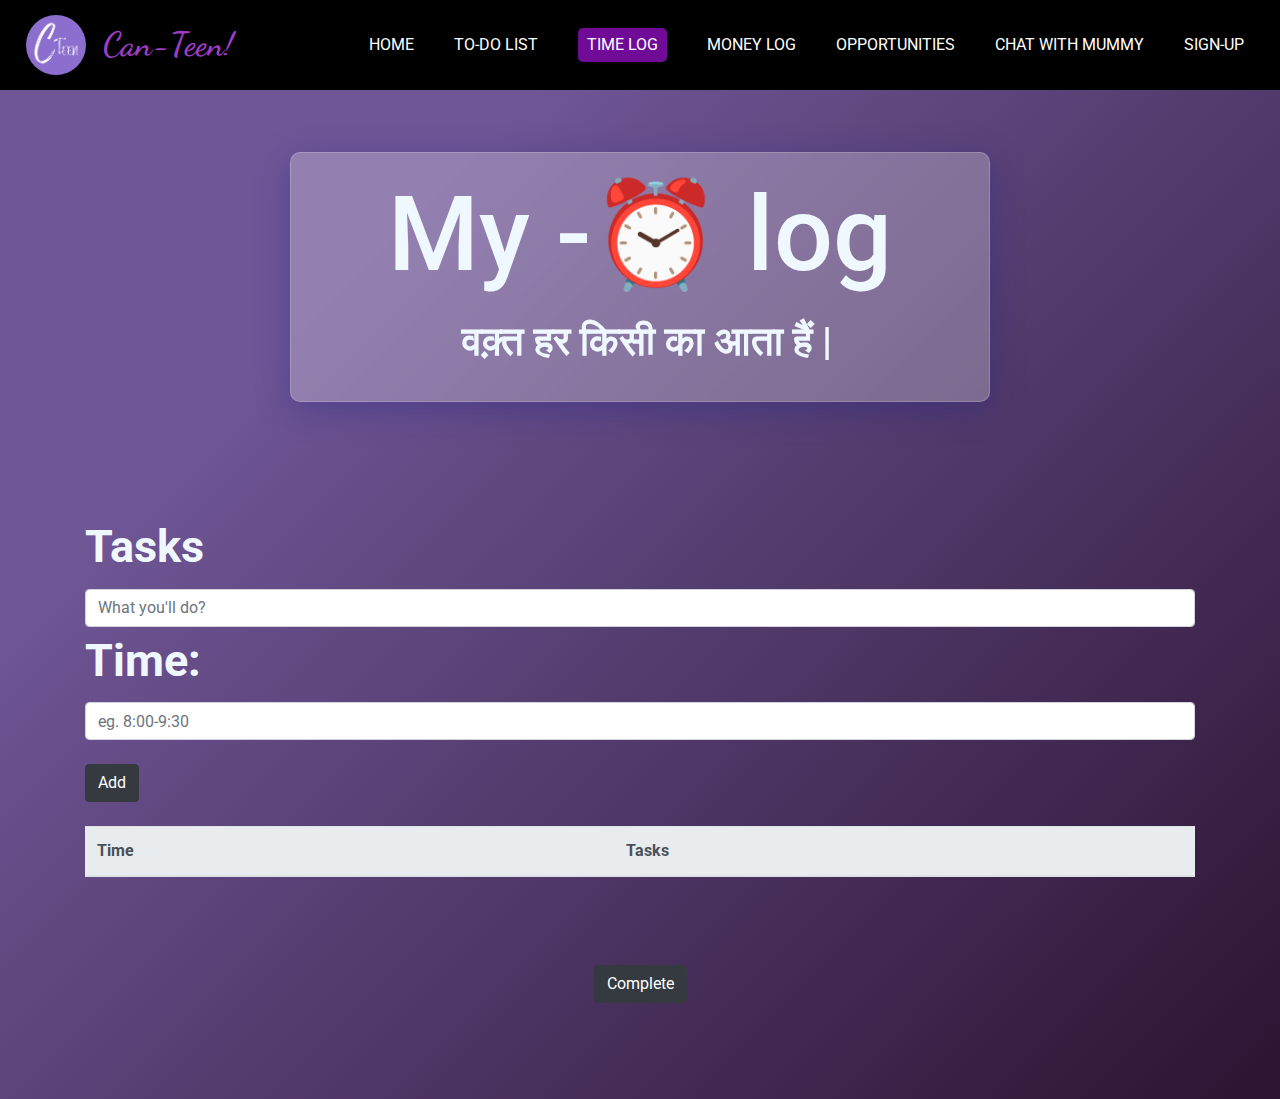
<file: MyTimeTable/timetable.html>
<!DOCTYPE html>
<html lang="en" dir="ltr">
  <head>

 
    <link href="/styles.css" rel="stylesheet" type="text/css">
    
    <link rel="stylesheet" href="https://cdn.jsdelivr.net/npm/boxicons@2.0.9/css/boxicons.min.css">
    <link href="https://cdn.jsdelivr.net/npm/bootstrap@5.1.1/dist/css/bootstrap.min.css" rel="stylesheet" integrity="sha384-F3w7mX95PdgyTmZZMECAngseQB83DfGTowi0iMjiWaeVhAn4FJkqJByhZMI3AhiU" crossorigin="anonymous">
    <link rel="stylesheet" href="https://maxcdn.bootstrapcdn.com/bootstrap/4.0.0/css/bootstrap.min.css" integrity="sha384-Gn5384xqQ1aoWXA+058RXPxPg6fy4IWvTNh0E263XmFcJlSAwiGgFAW/dAiS6JXm" crossorigin="anonymous">
    <link rel="icon" href="/images/canteen_logo.png">
    <script src="https://code.jquery.com/jquery-3.2.1.slim.min.js" integrity="sha384-KJ3o2DKtIkvYIK3UENzmM7KCkRr/rE9/Qpg6aAZGJwFDMVNA/GpGFF93hXpG5KkN" crossorigin="anonymous"></script> -->
    <script src="https://cdnjs.cloudflare.com/ajax/libs/popper.js/1.12.9/umd/popper.min.js" integrity="sha384-ApNbgh9B+Y1QKtv3Rn7W3mgPxhU9K/ScQsAP7hUibX39j7fakFPskvXusvfa0b4Q" crossorigin="anonymous"></script>
    <script src="https://maxcdn.bootstrapcdn.com/bootstrap/4.0.0/js/bootstrap.min.js" integrity="sha384-JZR6Spejh4U02d8jOt6vLEHfe/JQGiRRSQQxSfFWpi1MquVdAyjUar5+76PVCmYl" crossorigin="anonymous"></script>
    <meta charset="UTF-8">

    <meta charset="utf-8">
    <meta http-equiv="X-UA-Compatible" content="IE=edge">
    
    
    <link rel="stylesheet" href="https://stackpath.bootstrapcdn.com/bootstrap/4.4.1/css/bootstrap.min.css" integrity="sha384-Vkoo8x4CGsO3+Hhxv8T/Q5PaXtkKtu6ug5TOeNV6gBiFeWPGFN9MuhOf23Q9Ifjh" crossorigin="anonymous">
<link rel="stylesheet" href="main.css">

    <title>Time Table</title>
    <meta name="viewport" content="width=device-width, initial-scale=1">
  </head>
  <body style="background-color: #2b1331;
  background-image: linear-gradient(315deg, #2b1331 0%, #6f5696 74%);
      color: #af50d4;" >
    <body class="scroll_bar_visible">
   
      <nav class="nav navbar navbar-expand-lg navbar-dark fixed-top">
          <div class="progress-container">
              <div class="progress-bar" id="myBar"></div>
          </div>
          <a class="header" href="index.html">
              <img id="logo" src="/images/canteen_logo.png">
              <div class="logo_header">
              
              <span style="color: #9f3ec5;">Can-Teen!</span>
              
              </div>
          </a>
  
          <button class="navbar-toggler" type="button" data-toggle="collapse" data-target="#navbarSupportedContent" aria-controls="navbarSupportedContent" aria-expanded="false" aria-label="Toggle navigation">
            <span class="navbar-toggler-icon"></span>
          </button>
          <div class="collapse navbar-collapse" id="navbarSupportedContent">
            <ul class="nav navbars navbar-nav ml-auto">
              <li><a href="/index.html" class="hover-line nav navbars">HOME</a></li>
              <li><a href="/todo.html" class=" hover-line nav navbars">TO-DO LIST</a></li>
              <li><a href="./index.html" class=" active hover-line nav navbars">TIME LOG</a></li> <!-- NAVBAR HIGHLIGHT FOR CURRENT PAGE -->
              <li><a href="/budget-tracker-with-javascript/index.html"  class="hover-line nav navbars">MONEY LOG</a></li>
              <li><a href="/opportunity.html"  class="hover-line nav navbars">OPPORTUNITIES</a></li>
              <li><a href="./Mummi/index.html" class="hover-line nav navbars">CHAT WITH MUMMY</a></li>
              <li><a href="/contact.html"  class=" hover-line nav navbars">SIGN-UP</a></li>
          </div>
        </nav>
    
    <div id="heading" class="container">
      
      <div class="top"><h1>My -&#9200; log</h1></div>
  
        
      <div class="quote"><h2> वक़्त हर किसी का आता हैं | </h2></div>
    
   
  </div>
    <div class="container">
      <form >
        <label  class="Tasks" for="work">Tasks</label>
        <input type="text" id="work" class="form-control" name="work" value="" placeholder="What you'll do?">
        <label class="Time" for="time">Time:</label>
        <input type="text" id="time" class="form-control" name="time" value="" placeholder="eg. 8:00-9:30"> <br>
        <!-- <button type="button" id="done" class="btn btn-primary">Add</button> -->
        <button type="button" id="done" class="btn btn-dark">Add</button>
      </form>
<br>
          <table class="table">
  <thead class="thead-light" id="mytable">
    <tr>
      
      <th scope="col">Time</th>
      

      <th scope="col">Tasks</th>
     
    </tr>
  </thead>
 
</table>


    </div>
<br><br><br>
      <center><button type="button" id="complete" class="btn btn-dark">Complete</button><center><br><br><br><br>

      

    <script type="text/javascript" src="main.js">
    </script>
  </body>
</html>
</file>
<file: styles.css>
@import url("https://fonts.googleapis.com/css2?family=Roboto&display=swap");
@import url("https://fonts.googleapis.com/css2?family=Poppins:wght@300;400;500;600;700&display=swap");
@import url("https://fonts.googleapis.com/css2?family=Londrina+Outline&display=swap");
@import url("https://fonts.googleapis.com/css2?family=Dancing+Script:wght@500&display=swap");
@import url("https://fonts.googleapis.com/css2?family=Prompt:wght@300&display=swap");


:root {
  --plum: plum;
  --purple: #ab47bc;
  --grey: #252429;
}
*,
html {
  margin: 0;
  padding: 0;
  box-sizing: border-box;
  scroll-behavior: smooth;
}

* {
  margin: 0px;
  padding: 0px;
}

body {
  font-family: "Roboto", sans-serif !important;
  overflow-x: hidden;
  background-color: var(--grey) !important;
  font-family: "Exo", sans-serif;
}
.context {
  width: 100%;
  position: absolute;
  top: 50vh;
}

.context h1 {
  text-align: center;
  color: #fff;
  font-size: 50px;
}

.area {
  background: #4e54c8;
  background: -webkit-linear-gradient(to left, #8f94fb, #4e54c8);
  width: 100%;
  height: 0vh;
}

.circles {
  position: absolute;
  top: 0;
  left: 0;
  width: 100%;
  height: 100%;
  overflow: hidden;
}

.circles li {
  position: absolute;
  display: block;
  list-style: none;
  width: 20px;
  height: 20px;
  background: rgba(255, 255, 255, 0.2);
  animation: animate 25s linear infinite;
  animation-direction: reverse;
  bottom: -150px;
}

.circles li:nth-child(1) {
  left: 25%;
  width: 80px;
  height: 80px;
  animation-delay: 0s;
}

.circles li:nth-child(2) {
  left: 10%;
  width: 20px;
  height: 20px;
  animation-delay: 2s;
  animation-duration: 12s;
}

.circles li:nth-child(3) {
  left: 70%;
  width: 20px;
  height: 20px;
  animation-delay: 4s;
}

.circles li:nth-child(4) {
  left: 40%;
  width: 60px;
  height: 60px;
  animation-delay: 0s;
  animation-duration: 18s;
}

.circles li:nth-child(5) {
  left: 65%;
  width: 20px;
  height: 20px;
  animation-delay: 0s;
}

.circles li:nth-child(6) {
  left: 75%;
  width: 110px;
  height: 110px;
  animation-delay: 3s;
}

.circles li:nth-child(7) {
  left: 35%;
  width: 150px;
  height: 150px;
  animation-delay: 7s;
}

.circles li:nth-child(8) {
  left: 50%;
  width: 25px;
  height: 25px;
  animation-delay: 15s;
  animation-duration: 45s;
}

.circles li:nth-child(9) {
  left: 20%;
  width: 15px;
  height: 15px;
  animation-delay: 2s;
  animation-duration: 35s;
}

.circles li:nth-child(10) {
  left: 85%;
  width: 150px;
  height: 150px;
  animation-delay: 0s;
  animation-duration: 11s;
}

@keyframes animate {
  0% {
    transform: translateY(0) rotate(0deg);
    opacity: 1;
    border-radius: 0;
  }

  100% {
    transform: translateY(-1000px) rotate(720deg);
    opacity: 0;
    border-radius: 50%;
  }
}
nav {
  display: flex;
  background-color: black;
  justify-content: space-between;
  align-items: center;
  padding: 10px;
  position: sticky;
  top: 0;
  /* z-index: 999; */
}
.navbars {
  display: flex;
  justify-content: center;
}
.navbars li {
  list-style-type: none;
  padding: 20px;
  display: flex;
  justify-content: center;
  align-items: center;
}

.navbars li a {
  text-decoration: none;
  color: white;
}
.navbars li a:hover {
  /* color: #700B97; */
  transition: 500ms;
}
.hover-line::after {
  content: " ";
  display: block;
  width: 0%;
  height: 2px;
  background-color: #700B97;
  transition: width 0.3s;
  text-align: center;
}
.hover-line:hover::after {
  width: 100%;
  transition: width 0.3s;
}

.navbars .active {
  background-color: #700B97;
  color:white;
 padding:5px 9px 5px 9px;
 border-radius: 5px;
}

#logo {
  width: 60px;
  height: 60px;
  border-radius: 50%;
  transition: all 0.5s ease-in;
}

#logo:hover {
  filter: hue-rotate(180deg);
}
.header {
  display: flex;
  text-decoration: none !important;
}
.header {
  font-family: "Dancing Script", cursive;
  font-weight: 600;
  font-size: 2.1em;
  padding-left: 10px;
}
.logo_header {
  padding-left: 17px;
  padding-top: 4px;
}

footer {
  text-align: center;
  background-color: black;
  color: white;
  padding: 130px;
}
footer i {
  font-size: 50px !important;
  margin: 20px 10px 10px 10px;
}
footer a {
  color: gray;
}
#home_welcome {
  height: 100vh;
  color: white;
  text-align: center;
  padding: 20px;
  padding-top: 130px;
}
/*scrollbar changes*/
.no_scroll_bar_visible::-webkit-scrollbar {
  display: none;
}
.scroll_bar_visible::selection {
  background-color: grey;
}
.scroll_bar_visible::-webkit-scrollbar {
  width: 10px !important;
  background-color: darkslategrey;
}
.scroll_bar_visible::-webkit-scrollbar-thumb {
  background-color: #700B97;
}

/* Content changes of about section */
#home_about {
  height: 100%;
  background-color: white;
  text-align: justify;
  padding: 200px 5%;
  display: flex;
  justify-content: space-between;
}
h1 {
  color: #700B97;
}
.content {
  min-width: 49%;
  width: 49%;
}
.img-box {
  margin-left: 40px;
}
.home_illus {
  max-width: 100%;
}
.img-box1 {
  margin-right: 40px;
}
@media (max-width: 768px) {
  .img-box {
    margin-left: 0;
  }
  .img-box1 {
    margin-right: 0;
  }
}
.home_illus1 {
  max-width: 100%;
}
@media (min-width: 490px) {
  .navbars {
    justify-content: center;
  }
  #hackclub {
    font-size: 10em;
    color: #700B97;
    font-family: "Londrina Outline", cursive;
    font-weight: bold;
  }
}
#home_rait {
  height: 100%;
  padding: 250px 5% 200px 5%;
  color: white;
  display: flex;
  justify-content: space-between;
}
#home_vision {
  height: 100%;
  text-align: justify;
 
  padding: 200px 5%;
  background-color: white;

  display: flex;
  justify-content: space-between;
}
#banner_data {
  position: relative;
  top: 50%;
  left: 50%;
  transform: translate(-50%, -50%);
}

.wrapper ul {
  list-style: none;
}

.wrapper ul li {
  width: 55px;
  height: 55px;
  line-height: 55px;
  margin: 0 10px !important;
  text-align: center;
  cursor: pointer;
  float: left;
  transition: all 0.5s ease;
}

.wrapper ul li .fa {
  margin-top: 20px;
  transition: all 0.5s ease;
}

/*github*/
.wrapper ul li:hover.github {
  transition: all 0.5s ease;
}

.wrapper ul li:hover .fa-github {
  color: #62eb62;
  text-shadow: 0 0 15px #62eb62;
  transition: all 0.5s ease;
}

/* instagram */
.wrapper ul li:hover.instagram {
  transition: all 0.5s ease;
}

.wrapper ul li:hover .fa-instagram {
  color: #bc2a8d;
  text-shadow: 0 0 15px #bc2a8d;
  transition: all 0.5s ease;
}

/* linkedin */
.wrapper ul li:hover.linkedin-square {
  transition: all 0.5s ease;
}

.wrapper ul li:hover .fa-linkedin-square {
  color: #00aced;
  text-shadow: 0 0 15px #00aced;
  transition: all 0.5s ease;
}
/* gmail */
.wrapper ul li:hover.envelope {
  transition: all 0.5s ease;
}

.wrapper ul li:hover .fa-envelope {
  color: orange;
  text-shadow: 0 0 15px orangered;
  transition: all 0.5s ease;
}

/*discord*/
.wrapper ul li:hover .discord {
  transition: all 0.5s ease;
}
.wrapper ul li:hover .fa-discord {
  color: #0056b3;
  text-shadow: 0 0 15px #0056b3;
  transition: all 0.5s ease;
}

.wrapper {
  display: flex;
  align-items: center;
  justify-content: center;
}
@media screen and (max-device-width: 550px) {
  .wrapper ul li .fa,
  .wrapper ul li .fab {
    font-size: 30px !important;
  }
  .wrapper ul li {
    margin-left: 4px;
    margin-right: 4px;
  }
}
@media (max-width: 890px) {
  #hackclub {
    font-size: 8em;
  }
  #hackclub_welcome {
    padding-top: 50px;
  }
}
@media (max-width: 770px) {
  #hackclub {
    font-size: 6em;
  }
  #hackclub_welcome {
    padding-top: 0px;
  }
  #hackclub-des {
    font-size: 40px;
  }
}
@media (max-width: 350px) {
  #hackclub {
    font-size: 5em;
  }
  #hackclub_welcome {
    padding-top: 0px;
  }
  #hackclub-des {
    font-size: 30px;
  }
}
.team {
  text-align: center;
  transform: translateY(100px);
}

.team img {
  width: auto;
  height: 200px;
  border-radius: 10px;
  margin: 10px;
}
/* updated footer code begins from here  */
.footer {
  width: 100%;
  display: flex;
  flex-wrap: wrap;
}
.footerHeading1 {
  display: flex;
  align-items: center;
  justify-content: center;
}
.logo-img {
  margin-left: 10px;
}
.footerHeading1 img {
  height: 60px;
  width: auto;
  border-radius: 100%;
}
.column1 {
  width: 50%;
}
.column2 {
  width: 50%;
}
.footerLinks {
  display: flex;
  align-items: center;
  justify-content: center;
}
.g1,
.g2 {
  width: 15%;
  display: flex;
  flex-direction: column;
  padding: 10px;
}
.g1 a {
  margin-bottom: 5px;
  text-align: left;
  text-decoration: none;
}
.g2 a {
  margin-bottom: 5px;
  text-align: left;
  text-decoration: none;
}
/* Reposive footer code begins from here  */
@media (max-width: 1200px) {
  .g1,
  .g2 {
    width: 25%;
  }
}
@media (max-width: 830px) {
  .column1,
  .column2 {
    width: 100%;
    margin-bottom: 10px;
  }
  .contactLink {
    width: 60%;
    display: flex;
    justify-content: space-around;
    margin: 5px auto;
  }
  .contactIcon {
    height: 15px;
    width: 20px;
  }
  .g1,
  .g2 {
    width: 20%;
  }
}
@media (max-width: 600px) {
  .contactLink {
    width: 70%;
  }
  .g1,
  .g2 {
    width: 25%;
  }
}
@media (max-width: 450px) {
  .g1,
  .g2 {
    width: 33%;
  }
}
/* updated footer ends here  */
.team .row {
  justify-content: space-evenly;
}
.team h1 {
  text-shadow: 0px 0px 15px #eb3750;
}
#team_img {
  box-shadow: 4px 4px 4px rgba(75, 74, 74, 0.795);
  box-shadow: 0px 0px 25px rgba(0, 0, 0, 0.829);
  border: none;
  margin: 20px;
  justify-content: center;
  text-align: center;
  background-color: white;
  background: linear-gradient(#eb3755dc, #2b2a2aee);
  color: white;
  border-radius: 10px;
  width: auto;
  z-index: 99999;
  padding-bottom: 5px;
}
#team_img span {
  display: grid;
  grid-gap: 10px;
  position: absolute;
  top: 0px;
  left: 100%;
  background-color: var(--orange);
  background-color: #4a88d547;
  padding: 10px;
  transform: translateX(-40px);
  visibility: hidden;
  z-index: -2999;
  border-top-right-radius: 8px;
  border-bottom-right-radius: 8px;
}
#team_img img {
  box-shadow: 0px 0px 10px black;
}
#team_img:hover {
  transform: scale(1.1);
  border-top-right-radius: 0px !important;
}
#team_img:hover > span {
  visibility: visible;
  transform: translateX(0px);
}
#team_img i {
  font-size: 20px;
  color: white;
}
#team_img i:hover {
  transform: scaleX(1.05);
}
#team_img h3,
#team_img h5 {
  text-shadow: 6px 6px 10px black;
}
#contributor {
  padding: 30px;
  display: flex;
  flex-wrap: wrap;
  justify-content: center;
  align-items: center;
  text-align: right;
  transform: translateY(100px);
}

#contributor .userBlock {

    padding-bottom: 15px;
    border: 2px solid var(--red);
    border-radius: 10px;
    margin: 10px;
    display: flex;
    flex-direction: column;
    align-items: center;
    justify-content: space-around;
    text-align: center;
    max-width: 270px;
    min-height: 350px;
    width: 100%;
    color: white;
    transition: all 0.3s ease-in-out;
    box-shadow:inset 0px 0px 15px black,
               0px 0px 15px black !important;
   



}

 
#contributor .userBlock:hover {
  transform: scale(1.04);
  box-shadow: 0px 0px 20px black !important;
  color: white;
  background: linear-gradient(#eb3755dc,#d46868ee);
}

#contributor .userBlock h4 {
  text-shadow: 6px 6px 10px black;
}
#contributor .userBlock p {
  margin-bottom: 5px;
  text-shadow: 6px 6px 10px black;

}

#contributor a {
  text-decoration: none;
  color: white;
  margin: 0;
  margin-right: 10px;
  border-radius: 5%;

}

#contributor img {
  height: 180px;
  width: auto;
  border-radius: 50%;
  margin: 5px;
  box-shadow: 0px 0px 15px black;
             

}
/* #project_section{
  width: 100vw;
  display: flex;
  justify-content: center;
  align-items: center;s
  height: auto;

}*/
#project_section {
  transform: translateY(100px);
}

/* #project_section .row .col-3{
    width: 30%;
} */

#projects {
  /* height: 354px; */
  background-color: #080b5280;
  color: #eb374faf;
  /* margin: 40px;
  padding: 20px; */
  text-align: center;
  /* height: auto; */
  border: 2px solid #eb3750;
  box-shadow: 8px 8px 8px #eb375059;
  border: none;
}
#projects h5 {
  font-size: 20px;
}
#projects h3 {
  font-size: 20px !important;
}
#projects h3 B {
  color: #ffe484;
}
#projects:hover {
  color: #ffe484;
  color: #080a52;
  background-color: #eb374fa2;
  transform: scale(1.038);
  border-color: #080a52;
  border: none;
  box-shadow: 8px 8px 8px #eb375059;

  transition: all 0.3s linear;
}
#projects li {
  border-radius: 8px !important;
  font-size: 16px;
}
#projects h4 {
  font-size: 24px;
}
#projects h2 {
  font-size: 32px;
}
#projects h5 a {
  text-decoration: none;
  color: #ffe484;
}
#projects h5 a:hover {
  text-decoration: underline;
  color: white;
  cursor: pointer;
}

#projects ul {
  list-style: none;
  display: flex;
  text-align: center;
  /* flex-direction: column; */
  /* width: auto; */
  padding: 0%;
  margin: 0%;
  justify-content: center;
  /* align-items: center;
} */
}
#projects ul li {
  margin: 10px;
  padding: 10px;
  color: #080a52;
  background-color: #eb3750;
}
#projects:hover > ul li {
  background-color: #080a52c7 !important;
  color: #eb3750;
}
.owner {
  text-decoration: none;
}

.opportunity .row {
  display: flex;
  justify-content: center;
}
.opportunity {
  transform: translateY(100px);
  padding: 50px;
}
#opp_card {
  background-color: white;
  font-family: "Abel", sans-serif;
  font-family: "Prompt", sans-serif;
  text-align: center;
  margin: 50px;
  padding: 20px;
  border-radius: 10px;
}

#team_img .fa-linkedin:hover {
  /* background: -moz-linear-gradient(45deg, #9c2bff  0%,#248aff 25%,#26ebe1 50%,#1cd91c 75%,#26bc18 100%); 
  background: -webkit-linear-gradient(45deg, #9c2bff  0%,#248aff 25%,#26ebe1 50%,#1cd91c 75%,#26bc18 100%); 
  background: linear-gradient(45deg, #9c2bff  0%,#248aff 25%,#26ebe1 50%,#1cd91c 75%,#26bc18 100%);  */
  background-color: #0077b5;
  filter: progid:DXImageTransform.Microsoft.gradient( startColorstr='#f09433', endColorstr='#bc1888',GradientType=1 );
  color: transparent;
  -webkit-background-clip: text;
  background-clip: text;
  transition: 0.9s;
  transform: scaleX(1.4);
}
#team_img .fa-instagram:hover {
  background: -moz-linear-gradient(
    45deg,
    #9c2bff 0%,
    #248aff 25%,
    #26ebe1 50%,
    #1cd91c 75%,
    #26bc18 100%
  );
  background: -webkit-linear-gradient(
    45deg,
    #9c2bff 0%,
    #248aff 25%,
    #26ebe1 50%,
    #1cd91c 75%,
    #26bc18 100%
  );
  /* background: linear-gradient(45deg, #9c2bff  0%,#248aff 25%,#26ebe1 50%,#1cd91c 75%,#26bc18 100%);  */
  background: linear-gradient(
    45deg,
    #405de6,
    #5851db,
    #833ab4,
    #c13584,
    #e1306c,
    #fd1d1d
  );
  filter: progid:DXImageTransform.Microsoft.gradient( startColorstr='#f09433', endColorstr='#bc1888',GradientType=1 );
  color: transparent;
  -webkit-background-clip: text;
  background-clip: text;
  transition: 0.9s;
  transform: scale(1.4);
}
#team_img .fa-github:hover {
  /* background: -moz-linear-gradient(45deg, #9c2bff  0%,#248aff 25%,#26ebe1 50%,#1cd91c 75%,#26bc18 100%); 
  background: -webkit-linear-gradient(45deg, #9c2bff  0%,#248aff 25%,#26ebe1 50%,#1cd91c 75%,#26bc18 100%); 
  background: linear-gradient(45deg, #9c2bff  0%,#248aff 25%,#26ebe1 50%,#1cd91c 75%,#26bc18 100%); 
  background: linear-gradient(45deg,#4078c0,#6e5494, #bd2c00, #c9510c, #6cc644, #fafafa); */
  background-color: #2b2a2a;
  filter: progid:DXImageTransform.Microsoft.gradient( startColorstr='#f09433', endColorstr='#bc1888',GradientType=1 );
  color: transparent;
  -webkit-background-clip: text;
  background-clip: text;
  transition: 0.9s;
  transform: scale(1.4);
}

.form-control-lg {
  min-height: calc(1.5em + 1rem + 2px);
  padding: 0.5rem 1rem;
  font-size: 1.25rem;
  border-radius: 0.3rem;
  margin: 10px;
}

@media (max-width: 1150px) {
  .navbar ul li {
    padding: 12px !important;
  }
}
@media (max-width: 1300px) {
  #projects ul {
    display: none;
  }
  #projects:hover > ul {
    display: flex;
    flex-direction: row;
    flex-wrap: wrap;
  }
}

@media (max-width: 768px) {
  html {
    overflow-x: hidden;
  }
  nav {
    padding: 5px;
    position: sticky;
    top: 0;
    z-index: 999;
  }
  #team_img {
    width: fit-content;
  }
  #home_about {
    flex-direction: column;
    margin-top: 0;
    padding: 20% 5%;
  }
  .content {
    min-width: 100%;
    width: 100%;
  }
  #home_rait {
    flex-direction: column;
    padding: 40% 5% 20% 5%;
  }
  .contributor_svg_section{
    padding-top: 20% !important;
  }
}
@media (max-width: 490px) {
  #hackclub {
    /* text-align: center; */
    font-size: 5em;
    color: var(--red);
    font-family: "Londrina Outline", cursive;
    font-weight: bold;
  }
  nav {
    position: fixed;
  }
}

@media (max-width: 1300px) {
  #projects ul {
    flex-direction: column;
  }
}
@media (max-width: 600px) {
  #projects ul li {
    margin: 10px;
    padding: 10px;
    /* background-color: var(--orange); */
    /* color: white; */
    font-size: 12px;
  }
  /* #projects ul li:hover{
    margin-top: 5px !important; 
    margin-bottom: 5px !important;
  } */

  .opportunity .row .col-3 {
    width: 75%;
    display: flex;
    justify-content: space-around;
  }
}
@media (max-width: 1000px) {
  .contributor_text h2{
    font-size: 38px !important;
  }
  .contributor_text h4{
    font-size: 27px !important;
  }
}
@media (max-width: 575px) {
  #project_svg_section{
    padding-top: 13% !important; 
  }
  .contributor_text h2{
    font-size: 2rem !important;
  }
  .contributor_text h4{
    font-size: 1rem !important;
  }
  .contributor_svg_section svg{
    width: 65% !important;
  }
  .contributor_text{
    margin-left: 60px !important;
  }
  .project_svg_text h4{
    font-size: 25px !important;
  }
 
}
@media (max-width:440px){
  #project_svg_section svg{
    width: 75% !important;
  }
  .logo_header{
    font-size: 21px !important;
    padding-left: 7px !important;
    padding-top: 14px !important;
  }
  #project_svg_section{
    padding-top: 19% !important; 
  }
  .project_svg_text{
    margin-right: 20px;
  }
  #project_svg_section svg{
    margin-top: 70px !important;
  }
  .project_svg_text p{
    display: none !important;
  }
  .team_svg_section{
    padding-top: 25% !important;
  }
  /* .contributor_text h2{
    font-size: 1.4rem;
  }
  .contributor_text h4{
    font-size: .8rem;
  } */
  .contributor_svg_section svg{
    width: 80% !important;
  }
  .contributor_text h2{
    font-size: 27px !important;
  }
}
.contributor_text{
  padding-top: 9%;
}
.contributor_text h2{
  color: white !important;
  font-family: "Londrina Outline",cursive;
  font-size: 3rem ;
}.contributor_text h4{
  color: white !important;
  font-family: cursive;
  font-size: 2rem ;
}
.contributor_bar{
  display: flex;
  flex-direction: column;
  align-items: center;
  justify-content: center;
  position: relative;
  top: 45px;

}
.contributor_bar input{
  width: 75%;
  height: 40px;
  border-radius: 10px;
  outline: none;
  padding: 5px;
  margin: 25px;
  margin-top: 35px;
  padding-left:15px ;
  font-size: 1rem;
  font-family: cursive;
  background-color: #2d3236;
  border: 2px solid #eb374fd7;
  color: white;
}
.contributor_bar input:focus{
  border-color:#eb3750;
  box-shadow: 0px 0px 8px #eb3750;
}
.contributor_header{
  color: #eb3750;
  font-family: "Londrina Outline",cursive;
  text-align: center;
  font-size: 36px;
  font-weight: bold;
  text-shadow: 0px 0px 10px #eb3750;
  margin-bottom: 0px;
}
@media (max-width:300px){
  .project_svg_text h4{
    font-size: 25px !important;
  }
  .team_svg_section .team_text_build h4{
    display: none !important; 
  }
  .contributor_text h4{
    display: none !important;
  }
  .contributor_svg_section svg{
    width: 100% !important;
  }
  .contributor_text h2{
    font-size: 20px !important;
  }
  .contributor_text h4{
    display: none;
  }
  .contributor_svg_section{
    padding-top: 24% !important;
  }
  #contributor .userBlock a img{
    width: 100%;
  }
}
@media (min-width: 768px) {
  .opportunity {
    display: flex;
    justify-content: center;
    align-items: center;
    padding: 50px;
    overflow-x: hidden;
  }
  .btn {
    width: max-content;
    height: max-content;
  }
  .row #opp_card {
    margin: 0;
    width: 100%;
    display: flex;
    justify-self: center;
    align-self: center;
  }
  .opportunity .row {
    width: 100vw;
  }
  .opportunity .row .col-3 {
    display: flex;
    justify-content: center;
    align-items: center;
  }
}
.progress-container {
  top: 0;
  left: 0;
  position: absolute;
  width: 100%;
  height: 4px;
  background: #000;
}
.progress-bar {
  height: 4px;
  width: 0%;
}


@media screen and (max-device-width: 635px) and (orientation: landscape) {

  ::-webkit-scrollbar {
    display: none;
  }
}

@media screen and (max-device-width: 635px) {
  ::-webkit-scrollbar {
    display: none;
  }
}

.myimg {
  width: 300px;
  height: 300px;
  object-fit: cover;
  border-radius: 50%;
}
.myimg {
  width: 100%;
}
@media only screen and (max-width: 1191px) {
  .myimg {
    width: 50%;
   
    height:50%;
  }
}
@media only screen and (min-width: 1216px) {
  .myimg {
    width: 100%;
   
    height:100%;
  }
}

/* navigate to top button */
#buttontop
{
  background:#ce93d8;
  outline: none;
  border: none;
  position: fixed;
  bottom: 25px;
  right: 25px;
  height: 50px;
  width: 50px;
  border-radius: 15px;
}

.disappear {
  opacity:0;
 
}
.appear {
  opacity:1;

}


/* Contact Section */

section#contact div.contact {
  position: relative;
  margin: 10rem auto;
}

div.contact div.contact_title {
  margin: 4rem;
  position: relative;
}

div.contact div.contact_title::after {
  content: "";
  position: absolute;
  left: -2rem;
  bottom: 0;
  height: 100%;
  width: 6px;
  border-radius: 4px;
  background: #9f3ec5;
}

div.contact div.contact_title h1 {
  margin: 1rem auto;
  font-size: 2.5rem;
  font-weight: 600;
  color: #ffffff;;
  letter-spacing: 0.2px;
}

div.contact div.contact_title h2 {
  margin: 1rem auto;
  font-size: 2rem;
  font-weight: 600;
  color: #ffffff;;
}

div.contact div.contact_form {
  margin: 4rem 1rem;
  position: relative;
  background: #f7fafc;
  border-radius: 10px;
  overflow: hidden;
}

div.contact div.contact_form form {
  margin: auto;
  padding: 1rem;
  position: relative;
}

div.contact div.contact_form form .input-group {
  position: relative;
  padding: 1rem;
  display: flex;
  justify-content: center;
  align-items: flex-start;
  flex-direction: column;
}

div.contact div.contact_form form .input-group label {
  margin: 0.5rem 0;
  font-size: 1.2rem;
  color: #495464;
  letter-spacing: 0.5px;
}

div.contact div.contact_form form .input-group input,
div.contact div.contact_form form .input-group textarea {
  width: 100%;
  font-size: 1.2rem;
  color: #495464;
  background: transparent;
  border: none;
  border-bottom: 2px solid #9ba4b4;
  letter-spacing: 1px;
  outline: none;
  transition: all 0.2s ease;
}

div.contact div.contact_form form .input-group input:focus,
div.contact div.contact_form form .input-group textarea:focus {
  border-bottom: 2px solid #9f3ec5;;
}

div.contact div.contact_form form button.btn-submit {
  margin: 1rem 1rem 0.5rem;
  padding: 0.5rem 2rem;
  font-size: 1.2rem;
  color: #ffffff;
  background: #9f3ec5;;
  border-radius: 2px;
  box-shadow: 0px 4px 10px rgb(0, 0, 0, 0.1);
}

div.contact div.contact_form form button.btn-submit:hover {
  background: #ad4ed3;;
  transition:  all 0.3s linear;
}

div.contact div.contact_form .follow {
  padding: 1rem 2.5rem;
  position: relative;
  background: #9f3ec5;;
}

div.contact div.contact_form .follow h3 {
  margin: 1rem 0;
  font-size: 3rem;
  font-weight: 600;
  color: #ffffff;
  letter-spacing: 0.5px;
}
div.contact div.contact_form .follow h2 {
  margin: 4rem 0;
  font-size: 2rem;
  font-weight: 600;
  color: #ffffff;
  letter-spacing: 0.5px;
}
div.contact div.contact_form .follow h1 {
  margin: 1rem 0;
  font-size: 1rem;
  text-align: center;
  font-weight: 600;
  color: #ffffff;
  letter-spacing: 0.5px;
}

div.contact div.contact_form .follow img {
  margin: 2rem 0;
  width: 80%;
  height: auto;
}

div.contact div.contact_form .follow .contact_link {
  margin: 2rem 0;
  display: flex;
  justify-content: center;
  align-items: flex-start;
  flex-direction: column;
}

div.contact div.contact_form .follow .contact_link a {
  margin: 1rem 0;
  text-decoration: none;
  display: flex;
  justify-content: center;
  align-items: flex-start;
}

div.contact div.contact_form .follow .contact_link a i {
  margin: 0 0.5rem;
  font-size: 1.5rem;
  color: #ffffff;
  vertical-align: bottom;
}

div.contact div.contact_form .follow .contact_link a span {
  margin: auto 0.5rem;
  font-size: 1.2rem;
  color: #ffffff;
  letter-spacing: 0.5px;
  line-height: 1.5;
}

div.contact div.contact_form .follow .social_link {
  margin: 0.5rem 0;
  display: flex;
  justify-content: flex-start;
  align-items: center;
  flex-wrap: wrap;
}

div.contact div.contact_form .follow .social_link a {
  margin: 1rem;
  text-decoration: none;
  transition: all 0.3s ease;
}

div.contact div.contact_form .follow .social_link a i {
  margin: auto;
  font-size: 2.4rem;
  color: #ffffff;
}

div.contact div.contact_form .follow .social_link a:hover {
  transform: scale(1.3);
}


/* Blog Section */

.section-title {
	margin-top: 10rem;
	font-size: 2.5rem;
	font-weight: 600;
  font-family: "Poppins", sans-serif;
	color: #ffffff;
	letter-spacing: 0.2px;
	text-align: center;
}

.underline {
	height: 0.4rem;
	width: 5rem;
	border-radius: 4px;
	background: #dc3545;
	margin-left: auto;
	margin-right: auto;
}

.card {
	position: relative;
	margin: 0.5rem 1rem;
	box-shadow: 0 2px 2px rgba(0, 0, 0, 0.14), 0.3px 1px -2px rgba(0, 0, 0, 0.12), 0px 1px 5px 0px rgba(0, 0, 0, 0.20);
	border-radius: 10px;
	padding: 24px;
	background-color: #fff;
}

.card > img {
	height: 200px;
	display: block;
	border-radius: 8px;
	cursor: pointer;
	margin-top: -50px;
	transition: 0.5s;
	box-shadow: 0 16px 24px 2px rgba(0, 0, 0, 0.14), 0px 6px 30px 5px rgba(0, 0, 0, 0.12), 0px 8px 10px -7px rgba(0, 0, 0, 0.20);
}

.card > img:hover {
	transform: translateY(-50px);
}

.card h6 {
	font-size: 22px;
  font-family: "Poppins", sans-serif;
	margin: 1.2rem 0 0;
	color: #dc3545;
}

p {
	font-size: 16px;
	font-family: "Poppins", sans-serif;
	line-height: 25px;
	color: #495464;
}

.btn-danger {
	margin: 0.5rem 0 0.5rem;
	font-family: "Poppins", sans-serif;
	box-shadow: 0 2px 6px rgb(0 0 0 / 16%), 0 3px 6px rgb(0 0 0 / 23%);
}

.btn-danger:hover {
	box-shadow: 0 3px 6px rgba(255, 0, 0, 0.4);
}
</file>
<file: preloader.css>
*{
    margin: 0;
    padding: 0;
    box-sizing: border-box;
}
/*!------------------Outermost Loader Container-------------------------*/
#loader_fixed_container{
    position: fixed;
    z-index: 9999999 ;
    overflow-y: hidden !important;
    overflow-x: hidden !important;
    opacity: 1;
}
/*!-------------------------------Loader Container-------------------------*/ 
.loader_container{
    position: relative;
    background-color: #343a40;
    top: 0;
    left: 0;
    width: 100vw;
    height: 100vh;
    display: flex;
    overflow: hidden;
    flex-direction: column;
    align-items: center;
    justify-content: space-evenly;
}

/*!----------------------------------------------------------*/
  /*!----------------------------Website logo Image------------------------------*/
  .web_logo{
    display: flex;
    flex-direction: column;
    align-items: center;
    width: 300px;
    height: 300px;
    position: absolute;
}
  .border_loader{
    width: 300px;            
    height: 300px;
    border-radius: 50%;
    animation: rotateAnimate 4s infinite linear;
  }
    .border_loader::before{
        content: " ";
        position: absolute;
        top: 0px;
        left: 0px;
        width: 100%;
        height: 100%;
        border: 3px solid transparent;
        border-top: 3px solid #fff;
        border-right: 3px solid #fff;
        border-radius: 50%;
    }.border_loader::after{
        content: "";
        position: absolute;
        top:41px;
        left: 43px;
        transform: translateX(-50%);
        width: 10px;
        height: 10px;
        border-radius: 50%;
        background: white;
        z-index: 10;
        box-shadow: 0 0 10px white,
                    0 0 20px white,
                    0 0 30px white,
                    0 0 40px white,
                    0 0 50px white;
                    
    }
 /* img #website_logo{
    position: absolute;
    opacity: .2;
    border-radius: 50%;
    box-shadow: 0px 0px 16px rgba(255, 255, 255, .3);
    backdrop-filter: blur(16px);
    z-index: 9999 !important;
} */
@keyframes rotateAnimate {
    0%{
        transform: rotate(0deg);
    }
    100%{
        transform: rotate(-360deg);
    }
    
}
/*!----------------------------------------------------------*/
/*!----------------------Text Animation-----------------------*/
.loader_content{
    position: absolute;
    display: flex;
    flex-direction: column;
    align-items: center;
    justify-content: space-evenly;
    height: 300px;
    width: 300px;
}
.loading_process{
    font-size: 25px;
    color: white;
    font-family:cursive;
    font-weight: bold;
    margin-left: none;
    text-shadow: 0px 0px 8px rgba(255, 255, 255, 0.644);
    
  }
  .dots .dot1{
    animation:dotBlink .4s infinite linear;
    transition: opacity .3s linear;
    opacity: 0;
  }
  .dots .dot2{
    animation:dotBlink .4s infinite linear;
    animation-delay: .2s;
    transition: opacity .3s linear;
    opacity: 0;
  }
  .dots .dot3{
    animation:dotBlink .4s infinite linear;
    animation-delay: .4s;
    transition: opacity .3s linear;
    opacity: 0;
  }
  @keyframes dotBlink {
    0%{
      opacity: 0;
    }
    100%{
      opacity: 1;
    }
  }
/*!----------------------------------------------------------*/
/*!-----------------------Hourglass Animation-----------------------------------*/
#hourglass_svg_loader {
    
    text-align: center;
 }
 
 @keyframes top-clip {
     0%{}
     50%{transform: translateY(21px);}
     100%{transform: translateY(21px);}
 }
 
 @keyframes bottom-sand-path {
     0%{}
     50%{transform: translateY(0);}
     100%{transform: translateY(0);}
 }
 
 @keyframes bottom-sand-g {
     0%{}
     85%{transform: translateY(0);}
     100%{transform: translateY(-9px);}
 }
 
 @keyframes hourglass-rotation {
     50%{transform: rotateZ(0);}
     100%{transform: rotateZ(180deg);}
 }
 
 
 #top-sand #top-clip-path rect,
 #bottom-sand path,
 #bottom-sand g,
   svg {
     animation-duration: 5s;
     animation-delay: 1s;
     animation-iteration-count: infinite;
 }
 svg{
     filter: drop-shadow(0px 0px 4px rgba(0, 0, 0, 0.9));
 }
 #top-sand #top-clip-path rect {
     animation-name: top-clip;
 }
 
 #bottom-sand path {
     transform: translateY(21px);
     animation-name: bottom-sand-path;
 }
 
 #bottom-sand g {
     animation-name: bottom-sand-g;
 }
 
 svg {
     animation-name: hourglass-rotation;
 }
 /*!------------------------------------------------------*/
</file>
<file: budget-tracker-with-javascript/css/main.css>
body{
  background-color:rgba(47, 3, 68, 0.993);
}
.budget-tracker {
    border: 1px solid white;
    /* border-radius: 20px; */
    border-left:0px;
    border-right:0px;
 
    min-width: 750px;
    margin: 5rem;
    padding: 25px;
}
#app{
  z-index: 10000;
}
.budget-tracker * {
    font-family: sans-serif;
  
   
}

.budget-tracker th {
    text-align: left;
    padding: 10px 20px;
    border-bottom: 2px solid purple;
    font-size: 25px;
    color: rgb(253, 249, 253);
    
}

.budget-tracker td {
    padding: 5px;
}

.input,
.delete-entry {
    height: 30px;
    font-size: 20px;
    padding: 0 10px;
    margin: 0;
    box-sizing: border-box;
   
}

.input {
    border: 1px solid #dddddd;
    border-radius: 5px;
    outline: none;
  
}

.input:focus {
    border-color: #bbbbbb;
}

.delete-entry {
    display: flex;
    align-items: center;
    justify-content: center;
    width: 30px;
    background: none;
    color: red;
    border: none;
    border-radius: 50%;
    outline: none;
    cursor: pointer;
    z-index: 10000;
}

.delete-entry:hover {
    background: rgba(248, 236, 248, 0.692);
    z-index: 1000;
}

.controls,
.summary {
    text-align: right;
    color: aliceblue;
    font-size: 20px;
}
button{
    height: 2rem;
    width: 8rem;
    border-radius: 20px;
    outline: none;
    border: 0px;
    box-shadow: 0px 2px 2px 1px rgba(116, 6, 106, 0.513);
    background-color: rgba(133, 2, 133, 0.705);
color: aliceblue;
font-size: 15px;
font-weight: bold;
margin-top: 4em;

}
button:hover{
    background-color: plum;
    cursor: pointer;
    color: black;
}
#heading{
  
    margin-top: 5rem;
    margin-bottom: 4rem;
   margin-left: 28rem;
   color: rgb(250, 243, 250);
   
}

nav {
    display: flex;
    background-color: black;
    justify-content: space-between;
    align-items: left;
    padding: 10px;
    position: sticky;
    top: 0;
    /* z-index: 999; */
  }
  .navbars {
    display: flex;
    justify-content: left;
    font-size: 20px;
    z-index: 1000;
  }
  .navbars li {
    list-style-type: none;
    padding: 20px;
    display: flex;
    justify-content: center;
    align-items: center;
   
  }
  
  .navbars li a {
    text-decoration: none;
    color: white;
  }
  .navbars li a:hover {
    color: #ce93d8;
    transition: 500ms;
  }
  .hover-line::after {
    /* content: " "; */
    display: block;
    width: 0%;
    height: 2px;
    background-color: #ce93d8;
    transition: width 0.3s;
    text-align: center;
  }
  .hover-line:hover::after {
    width: 100%;
    transition: width 0.3s;
  }
  
  .navbars .active {
    color: #ce93d8;
  }
  .area {
    background: #4e54c8;
    background: -webkit-linear-gradient(to left, #8f94fb, #4e54c8);
    width: 100%;
    height: 0vh;
  }
  
  .circles {
    position: absolute;
    top: 0;
    left: 0;
    width: 100%;
    height: 100%;
    overflow: hidden;
    z-index: -1000;
  }
  
  .circles li {
    position: absolute;
    display: block;
    list-style: none;
    width: 20px;
    height: 20px;
    background: rgba(255, 255, 255, 0.2);
    animation: animate 25s linear infinite;
    animation-direction: reverse;
    bottom: -150px;
  }
  
  .circles li:nth-child(1) {
    left: 25%;
    width: 80px;
    height: 80px;
    animation-delay: 0s;
  }
  
  .circles li:nth-child(2) {
    left: 10%;
    width: 20px;
    height: 20px;
    animation-delay: 2s;
    animation-duration: 12s;
  }
  
  .circles li:nth-child(3) {
    left: 70%;
    width: 20px;
    height: 20px;
    animation-delay: 4s;
  }
  
  .circles li:nth-child(4) {
    left: 40%;
    width: 60px;
    height: 60px;
    animation-delay: 0s;
    animation-duration: 18s;
  }
  
  .circles li:nth-child(5) {
    left: 65%;
    width: 20px;
    height: 20px;
    animation-delay: 0s;
  }
  
  .circles li:nth-child(6) {
    left: 75%;
    width: 110px;
    height: 110px;
    animation-delay: 3s;
  }
  
  .circles li:nth-child(7) {
    left: 35%;
    width: 150px;
    height: 150px;
    animation-delay: 7s;
  }
  
  .circles li:nth-child(8) {
    left: 50%;
    width: 25px;
    height: 25px;
    animation-delay: 15s;
    animation-duration: 45s;
  }
  
  .circles li:nth-child(9) {
    left: 20%;
    width: 15px;
    height: 15px;
    animation-delay: 2s;
    animation-duration: 35s;
  }
  
  .circles li:nth-child(10) {
    left: 85%;
    width: 150px;
    height: 150px;
    animation-delay: 0s;
    animation-duration: 11s;
  }
  
  @keyframes animate {
    0% {
      transform: translateY(0) rotate(0deg);
      opacity: 1;
      border-radius: 0;
    }
  
    100% {
      transform: translateY(-1000px) rotate(720deg);
      opacity: 0;
      border-radius: 50%;
    }
  } 
  
.top{
  font-size: 3.75rem;
  margin-bottom: 0;
  margin-top:13rem;
  margin-left: 6rem;
  color:white;
  font-weight: 800px;
 letter-spacing: 0.3rem;
 color:white;background: rgba( 255, 255, 255, 0.25 );
        box-shadow: 0 8px 32px 0 rgba( 31, 38, 135, 0.37 );
        backdrop-filter: blur( 4px );
        -webkit-backdrop-filter: blur( 4px );
        border-radius: 10px;
        border: 1px solid rgba( 255, 255, 255, 0.18 ); 
        width: fit-content; 
        padding: 0.6rem 2rem 0.2rem 2rem;
}

#heading .quote{
  font-size: 1.25rem;
  margin-left: 7%;


 
}
</file>
<file: Mummi/css/style_mum.css>
*,*::before,*::after {
  box-sizing: border-box;
}
.area {
    background: #4e54c8;
    background: -webkit-linear-gradient(to left, #8f94fb, #4e54c8);
    width: 100%;
    height: 0vh;
  }
  
  .circles {
    position: absolute;
    top: 0;
    left: 0;
    width: 100%;
    height: 100%;
    overflow: hidden;
    z-index: -1000;
  }
  
  .circles li {
    position: absolute;
    display: block;
    list-style: none;
    width: 20px;
    height: 20px;
    background: rgba(255, 255, 255, 0.2);
    animation: animate 25s linear infinite;
    animation-direction: reverse;
    bottom: -150px;
  }
  
  .circles li:nth-child(1) {
    left: 25%;
    width: 80px;
    height: 80px;
    animation-delay: 0s;
  }
  
  .circles li:nth-child(2) {
    left: 10%;
    width: 20px;
    height: 20px;
    animation-delay: 2s;
    animation-duration: 12s;
  }
  
  .circles li:nth-child(3) {
    left: 70%;
    width: 20px;
    height: 20px;
    animation-delay: 4s;
  }
  
  .circles li:nth-child(4) {
    left: 40%;
    width: 60px;
    height: 60px;
    animation-delay: 0s;
    animation-duration: 18s;
  }
  
  .circles li:nth-child(5) {
    left: 65%;
    width: 20px;
    height: 20px;
    animation-delay: 0s;
  }
  
  .circles li:nth-child(6) {
    left: 75%;
    width: 110px;
    height: 110px;
    animation-delay: 3s;
  }
  
  .circles li:nth-child(7) {
    left: 35%;
    width: 150px;
    height: 150px;
    animation-delay: 7s;
  }
  
  .circles li:nth-child(8) {
    left: 50%;
    width: 25px;
    height: 25px;
    animation-delay: 15s;
    animation-duration: 45s;
  }
  
  .circles li:nth-child(9) {
    left: 20%;
    width: 15px;
    height: 15px;
    animation-delay: 2s;
    animation-duration: 35s;
  }
  
  .circles li:nth-child(10) {
    left: 85%;
    width: 150px;
    height: 150px;
    animation-delay: 0s;
    animation-duration: 11s;
  }
  
  @keyframes animate {
    0% {
      transform: translateY(0) rotate(0deg);
      opacity: 1;
      border-radius: 0;
    }
  
    100% {
      transform: translateY(-1000px) rotate(720deg);
      opacity: 0;
      border-radius: 50%;
    }
  }
body{
	margin: 0;
	font-family: arial;
	background-color: #520b66d3;
	font-size: 20px;
	font-weight: 400;
	line-height: 1.6;
	color: #333;
}
.container{
	color:white;
	font-weight: 700px;
	margin:18rem 20rem;
	margin-bottom:5rem;
	text-align: center;
	width:fit-content;
	padding:1rem 2rem 0.5rem 2rem;
	background: rgba( 255, 255, 255, 0.25 );
box-shadow: 0 8px 32px 0 rgba( 31, 38, 135, 0.37 );
backdrop-filter: blur( 4px );
-webkit-backdrop-filter: blur( 4px );
border-radius: 10px;
border: 1px solid rgba( 255, 255, 255, 0.18 );

}
h3{
	font-weight: 700px;
	margin:0 21rem;
	color:white;
}
#HomeIcon{
	text-decoration:none;
	color: white;
}
#HomeIcon:hover{
	color:plum;
	transition: 0.3s ease-in-out;	
}
#home_icon{
	color:white;
	font-size:30px;
	cursor: pointer;
}
#home_icon:hover{
color:plum;
transition: 0.3s ease-in-out;
}
img{
	max-width: 100%;
}
body,html{
	scroll-behavior: smooth;
}
.header{
	position: fixed;
	left: 0;
	top:0;
	width: 100%;
	z-index: 100;
	padding: 20px;
}
.main_nav ul{
	padding: 0;
	margin: 0;
	list-style: none;
}
.main_nav ul li{
	display: inline-block;
	margin: 0 0 0 20px;
	font-size: 16px;
}
.main_nav ul li a{
	color: #fff;
	transition: all 0.3s ease-out;
	text-decoration:none;
}
.main_nav ul li:hover a{
	color: #f12626;
}

/*banner*/
.banner{
	background-color:#0021a7;
	background-blend-mode: darken;
	min-height: 100vh;
	position: relative;
	background-size: cover;
	color: #fff;
	padding: 100px 50px 100px 0;
}
.banner h1{
	font-size: 60px;
	color: #fff;
	font-weight: 700;
}
.socila_links{
	position: absolute;
	right: 20px;
	top:50%;
	transform: translateY(-50%);
	padding: 0;
	margin: 0;
	list-style: none;
	font-size:22px;
}
.socila_links li{
	margin: 10px 0;
}
.socila_links li a{
	color: #fff
}
.socila_links li a:hover{
	color: #f12626
}
.banner_cont{
	padding: 30px;
	background:rgba(0,0,0,.6);
	transform: scaleY(0);
	animation:1s scaleAnim 1s;
	opacity: 0;
	animation-fill-mode: forwards;
}
@keyframes scaleAnim{
	0%{transform: scaleY(0); opacity: 0;}
	100%{transform: scaleY(1); opacity: 1; }
}

/*about-section*/
.about-section{
	background-color: #010519;
	padding: 80px 20px;
	color: #fff;		
}
.about-section h2{
	font-size: 40px;
	color: #fff;
	margin: 0 0 30px;
}
.bdr-btm{
	position: relative;
	padding-bottom: 15px;
}
.bdr-btm:after{
	content: "";
	width: 50px;
	height: 3px;
	background-color: #f12626;
	position: absolute;
	left: 0;
	top: 100%;
}
.bdr-btm.bdr-btm-center:after{
	left: 50%;
	margin-left: -25px;
}
.btn1{
	border: 0px;
	display: inline-block;
  color: white;
  background: #020f46;
  padding: 11px 25px;
  margin: 0 0 15px 0;
  font: 14px/20px "Open Sans", sans-serif;
  height: 42px;
  outline: none;
  width: auto;
  border-radius: 4px;
  text-transform: uppercase;
  text-align: center;
}
.about-box{
	background: #020f46;
	padding: 30px;
}
.about-box ul{
	padding-left: 15px;
}
.about-box ul li{
	margin-bottom: 20px;
}
.about-box h3{
	margin-bottom: 20px;
}


/*portfolio-section*/
.portfolio-section{
	padding: 80px 0;
	background-color: #000
}
.portfolio-section h2{
	font-size: 40px;
	color: #fff;
	margin: 0 0 30px;
}
.portfolio-box{
	padding-bottom: 70%;
	background-size: cover;
	background-position: center center;
	margin:30px 15px 30px;
	transition: all 0.3s ease-out;
	background-blend-mode: darken;
	overflow: hidden;
	position: relative;
	cursor: pointer;
}
.portfolio-box:hover{
	background-color:#0021a7;
}
.portfolio-box h3 {
	position: absolute;
	width: 100%;
	height: 100%;
	display: flex;
	align-items: center;
	justify-content: center;
	font-size: 25px;
	color: #fff;
	transition: all 0.3s ease-out;
	transform: scale(5);
	opacity: 0;
	pointer-events: none;
}
.portfolio-box:hover h3{
	transform: scale(1);
	opacity: 1;
}
#port_pop_pic_bg{
	position: fixed;
	left: 0;
	top: 0;
	width: 100%;
	height: 100%;
	z-index: 999;
	background: rgba(0,0,0,0.8);
	opacity: 0;
	transition: all 0.3s ease-out; 
	pointer-events: none;
}
#port_pop_pic_bg.active{
	opacity: 1;
	pointer-events: auto;
}
#port_pop_pic{
	position: fixed;
	left: 100px;
	top: 100px; 
	width: calc(100% - 200px);
	height: calc(100% - 200px);
	z-index: 1000;
	transform: scale(0);
	transition: all 0.3s ease-out; 
	background-size: cover;
	background-position: center center;
}
#port_pop_pic.active{
	transform: scale(1);
}

/*contact-section*/
.contact-section {
  background:#010519;
  color: #fff; 
}
.contact_section_left {
  padding: 40px 0; 
}
.contact_box{
  padding: 0 50px;
  margin-bottom: 30px;
}
.contact_box:last-child {
  margin-bottom: 0px;
}
.contact_box h3 {
  color: #fff;
  margin-bottom: 10px;
}
.contact_box i.fa {
  color: #fff;
  font-size: 30px;
  display: block;
  padding: 0 0 15px;
  margin-bottom: 15px;
  border-bottom: 1px solid #fff; 
}
.contact_section_right {
	padding: 40px 0; 
	background-color:  #020f46
}
.contact_section_right h2 {
  color: #fff; 
  margin-bottom: 30px;
}
input:not([type="submit"]),
textarea{
	border: 1px solid #abb3c0;
	color: #667080;
	padding: 10px 16px;
	margin: 0 0 15px 0;
	font: 14px/22px "Open Sans", sans-serif;
	background-color: white;
	height: 42px;
	outline: none;
	width: 100%;
	text-align: left;
	border-radius: 4px;
}
textarea{
	height: 80px
}
input[type="submit"]{
	border: 0px;
  color: white;
  background: #010519;
  padding: 11px 25px;
  margin: 0 0 15px 0;
  font: 14px/20px "Open Sans", sans-serif;
  height: 42px;
  outline: none;
  width: auto;
  border-radius: 4px;
  text-transform: uppercase;
  text-align: center;
}


/*ChatBot*/
.chat_icon{
	cursor: pointer;
	width: 5rem;
  height: 10rem;
  border-radius: 50%;
	position: fixed;
	bottom: 0;
	right: 30px;
	z-index: 1000;
	margin-right: 4rem;
	margin-bottom: 2rem;
}
#mumbot:hover{
	transform: scale(1.1);
	transition:0.4s ease-in-out;
}
#mumbot{
transform: scale(1);
}

	figcaption{
		position: fixed;
	bottom: 0;
	right: 30px;
		z-index: 1000;
	padding: 0;
	font-size: 2rem;
	color: rgb(230, 202, 230);
	cursor: pointer;
margin-right:3rem;
margin-bottom:2rem;
}

.chat_box{
	width: 400px;
	height: 80vh;
	position: fixed;
	bottom: 100px;
	right: 30px;
	background:#dedede;
	z-index: 1000;
	transition: all 0.3s ease-out;
	transform: scaleY(0);
}
.chat_box.active{
	transform: scaleY(1);
}
#messages{
	padding: 20px;
}
.my-conv-form-wrapper textarea{
	height: 30px;
	overflow: hidden;
	resize: none;
}
.hidden{
	display: none !important;
}
</file>
<file: Mummi/css/responsive.css>
/*This Media Query use for Mobile View*/
@media screen and (max-width: 767px){
	.header{
		padding: 20px 0;
	}
	.logo{
		display: block;
		margin: 0 auto;
		width: 100px;
	} 
	.main_nav{
		text-align: center;
		margin-bottom: 30px;
	} 
	.main_nav ul li{
		margin: 0 3px;
	}	

	.banner{
		background-size: 200%;
		background-position: top center;
    background-repeat: no-repeat;
	}
	.banner h1{ font-size: 40px; }
	.about-section h2{
		font-size: 30px;
	}
	.about-box{
		margin: 15px 0;
	}
	#port_pop_pic{
		left: 30px;
		top: 30px;
		width: calc(100% - 60px);
		height: calc(100% - 60px)
	}

}
</file>
<file: MyTimeTable/main.css>
body{
  background-color:rgba(47, 3, 68, 0.993);
}
.btndiv
{
  text-align: center;
  float: right;
    width: 83%;
    margin-right: 0px;
    font-family: Arial, Helvetica, sans-serif;
    font-size: 12px;
    height:625px;
    overflow:auto;
}
.Tasks{
  font-weight: bolder;
  margin-top: 10%;
  font-size: 45px;
  color: aliceblue;

}
.Time{
  font-weight: bolder;  
color: aliceblue;
font-size: 45px;
}
.btn-outline-success {
  background-color: #130214 !important;
}
#heading{
  margin-top: 10%;
/* background:thistle;  */
  border-radius: 25px;
  /* border: 4px solid #eecfec; */
  padding: 20px;
  padding-bottom: 0;
  width: 700px;
  height: 250px;
  line-height: 2rem;
  background: rgba( 255, 255, 255, 0.25 );
box-shadow: 0 8px 32px 0 rgba( 31, 38, 135, 0.37 );
backdrop-filter: blur( 4px );
-webkit-backdrop-filter: blur( 4px );
border-radius: 10px;
border: 1px solid rgba( 255, 255, 255, 0.18 );
}


h1{
  font-size: 6.5rem;
}
.top{
  /* margin-top: 8%; */
text-align: center;
  margin-bottom: 0;
  color: aliceblue;
}
h2{
  font-size: 2.5rem;
  font-weight: bolder;
}
#heading .quote{
  margin-top: 3%;
 text-align: center;
  margin-left: 2%;
  color: aliceblue;
  


 
}.circles {
  position: absolute;
  top: 0;
  left: 0;
  width: 100%;
  height: 100%;
  overflow: hidden;
  z-index: -1000;
}

.circles li {
  position: absolute;
  display: block;
  list-style: none;
  width: 20px;
  height: 20px;
  background: rgba(255, 255, 255, 0.2);
  animation: animate 25s linear infinite;
  animation-direction: reverse;
  bottom: -150px;
}

.circles li:nth-child(1) {
  left: 25%;
  width: 80px;
  height: 80px;
  animation-delay: 0s;
}

.circles li:nth-child(2) {
  left: 10%;
  width: 20px;
  height: 20px;
  animation-delay: 2s;
  animation-duration: 12s;
}

.circles li:nth-child(3) {
  left: 70%;
  width: 20px;
  height: 20px;
  animation-delay: 4s;
}

.circles li:nth-child(4) {
  left: 40%;
  width: 60px;
  height: 60px;
  animation-delay: 0s;
  animation-duration: 18s;
}

.circles li:nth-child(5) {
  left: 65%;
  width: 20px;
  height: 20px;
  animation-delay: 0s;
}

.circles li:nth-child(6) {
  left: 75%;
  width: 110px;
  height: 110px;
  animation-delay: 3s;
}

.circles li:nth-child(7) {
  left: 35%;
  width: 150px;
  height: 150px;
  animation-delay: 7s;
}

.circles li:nth-child(8) {
  left: 50%;
  width: 25px;
  height: 25px;
  animation-delay: 15s;
  animation-duration: 45s;
}

.circles li:nth-child(9) {
  left: 20%;
  width: 15px;
  height: 15px;
  animation-delay: 2s;
  animation-duration: 35s;
}

.circles li:nth-child(10) {
  left: 85%;
  width: 150px;
  height: 150px;
  animation-delay: 0s;
  animation-duration: 11s;
}

@keyframes animate {
  0% {
    transform: translateY(0) rotate(0deg);
    opacity: 1;
    border-radius: 0;
  }

  100% {
    transform: translateY(-1000px) rotate(720deg);
    opacity: 0;
    border-radius: 50%;
  }
} 
.table{
  color: aliceblue;
}
/* #done{
background-color: #eecfec;
width: 120px;height: 60px;
font-size: 20px;
font-weight: bolder
border-color:purple;
border-width:3px;
} */
</file>
